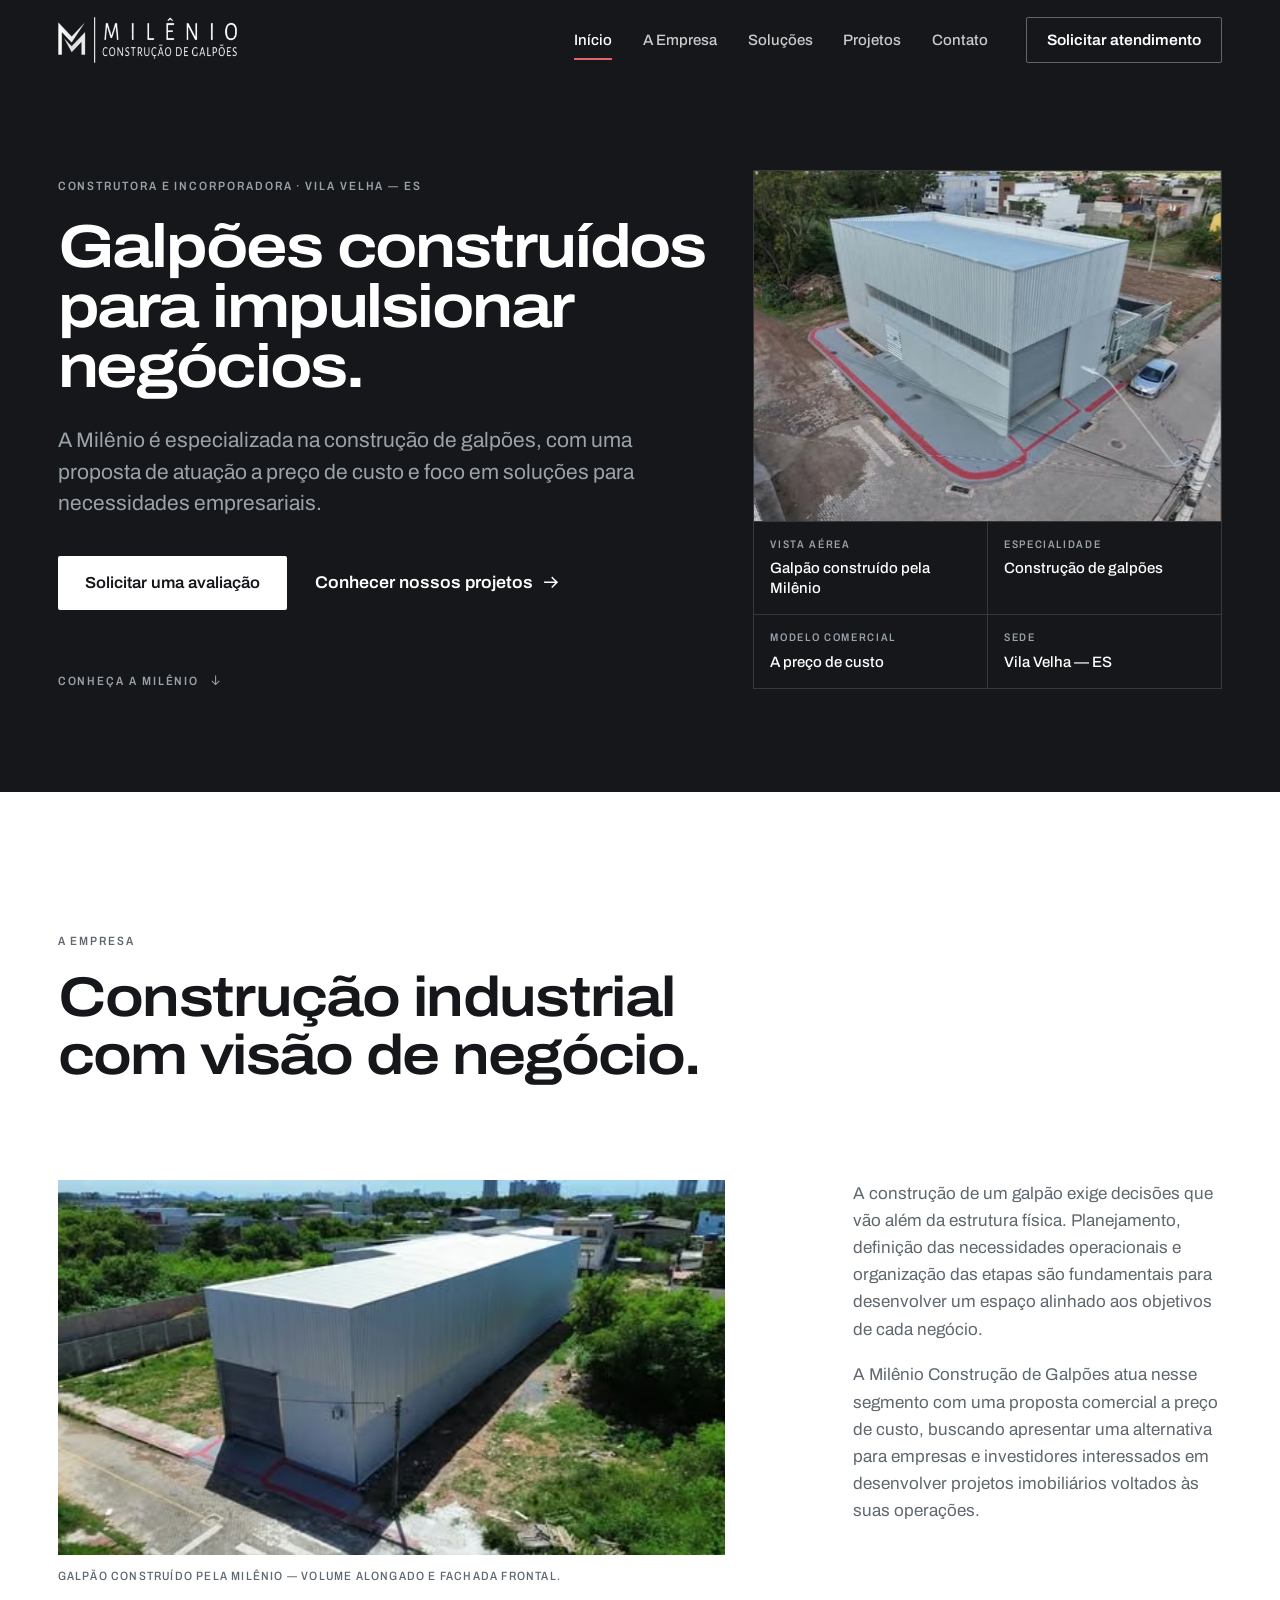
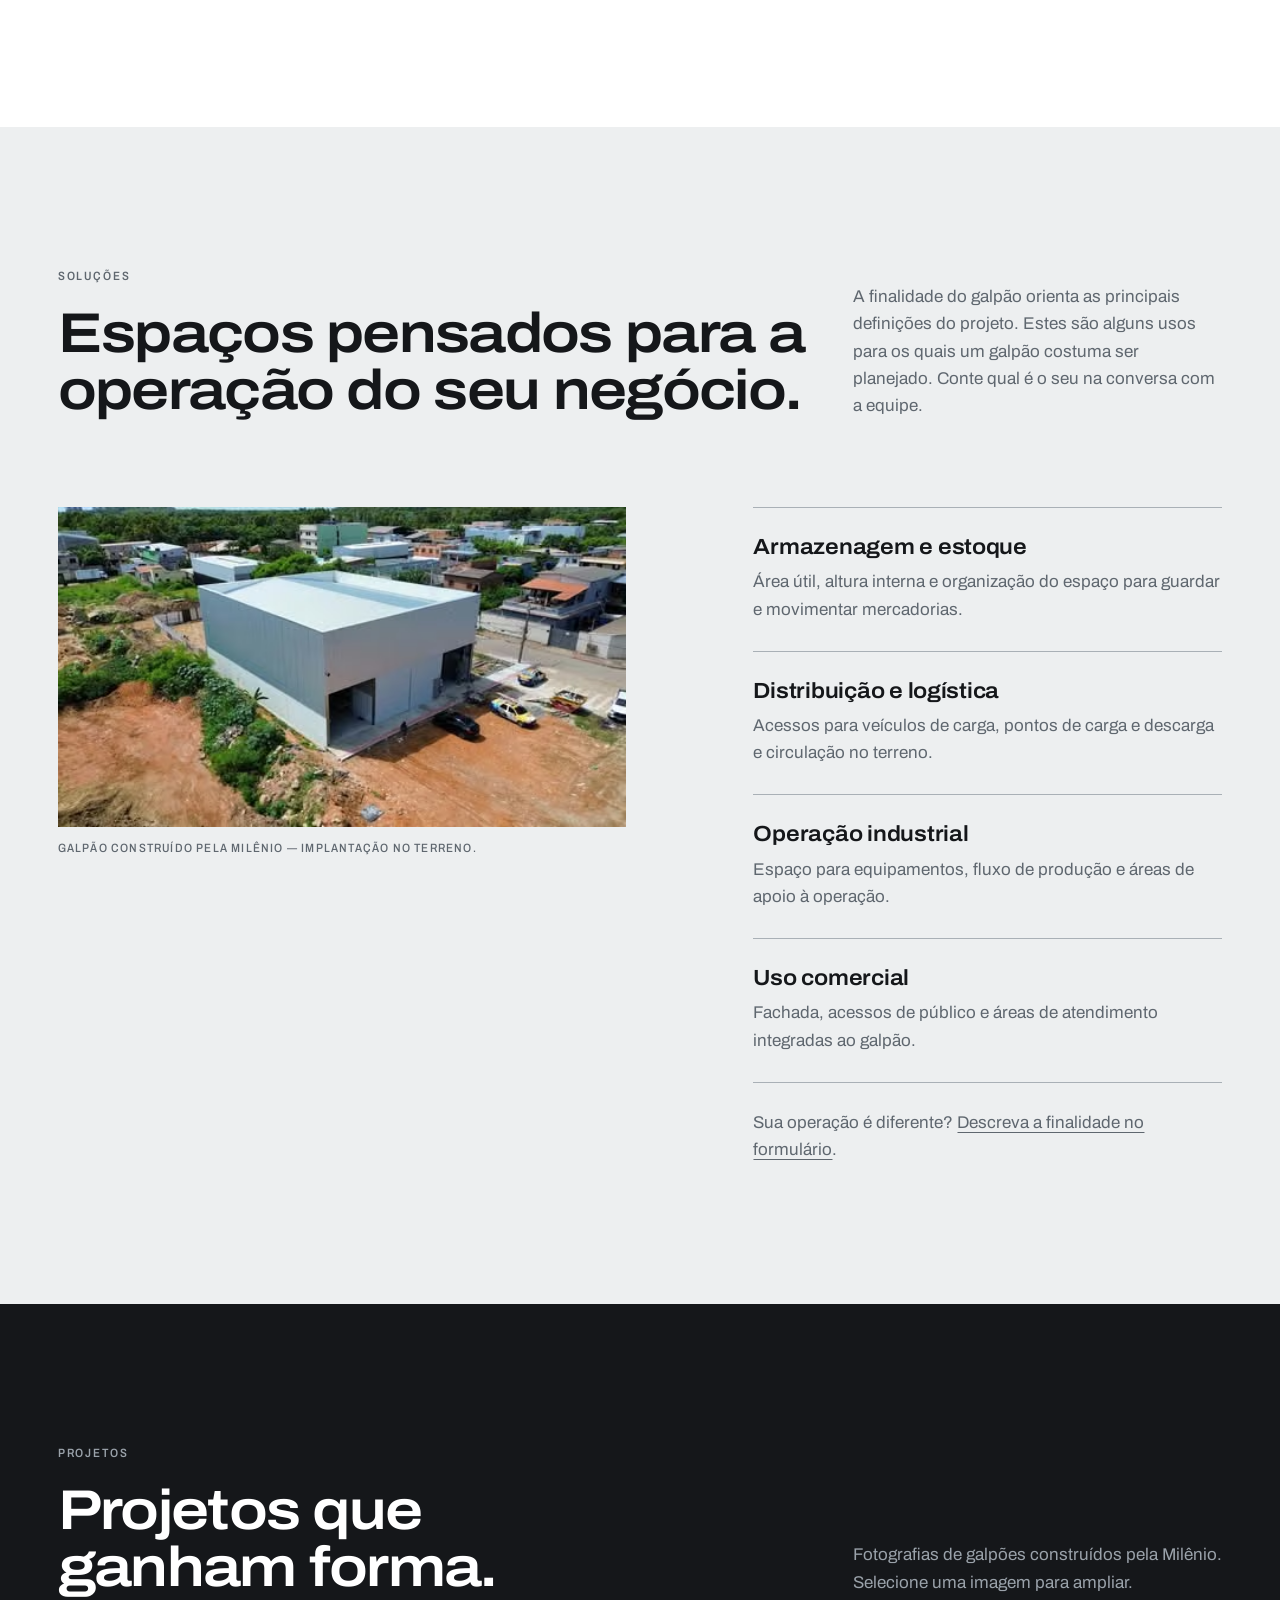
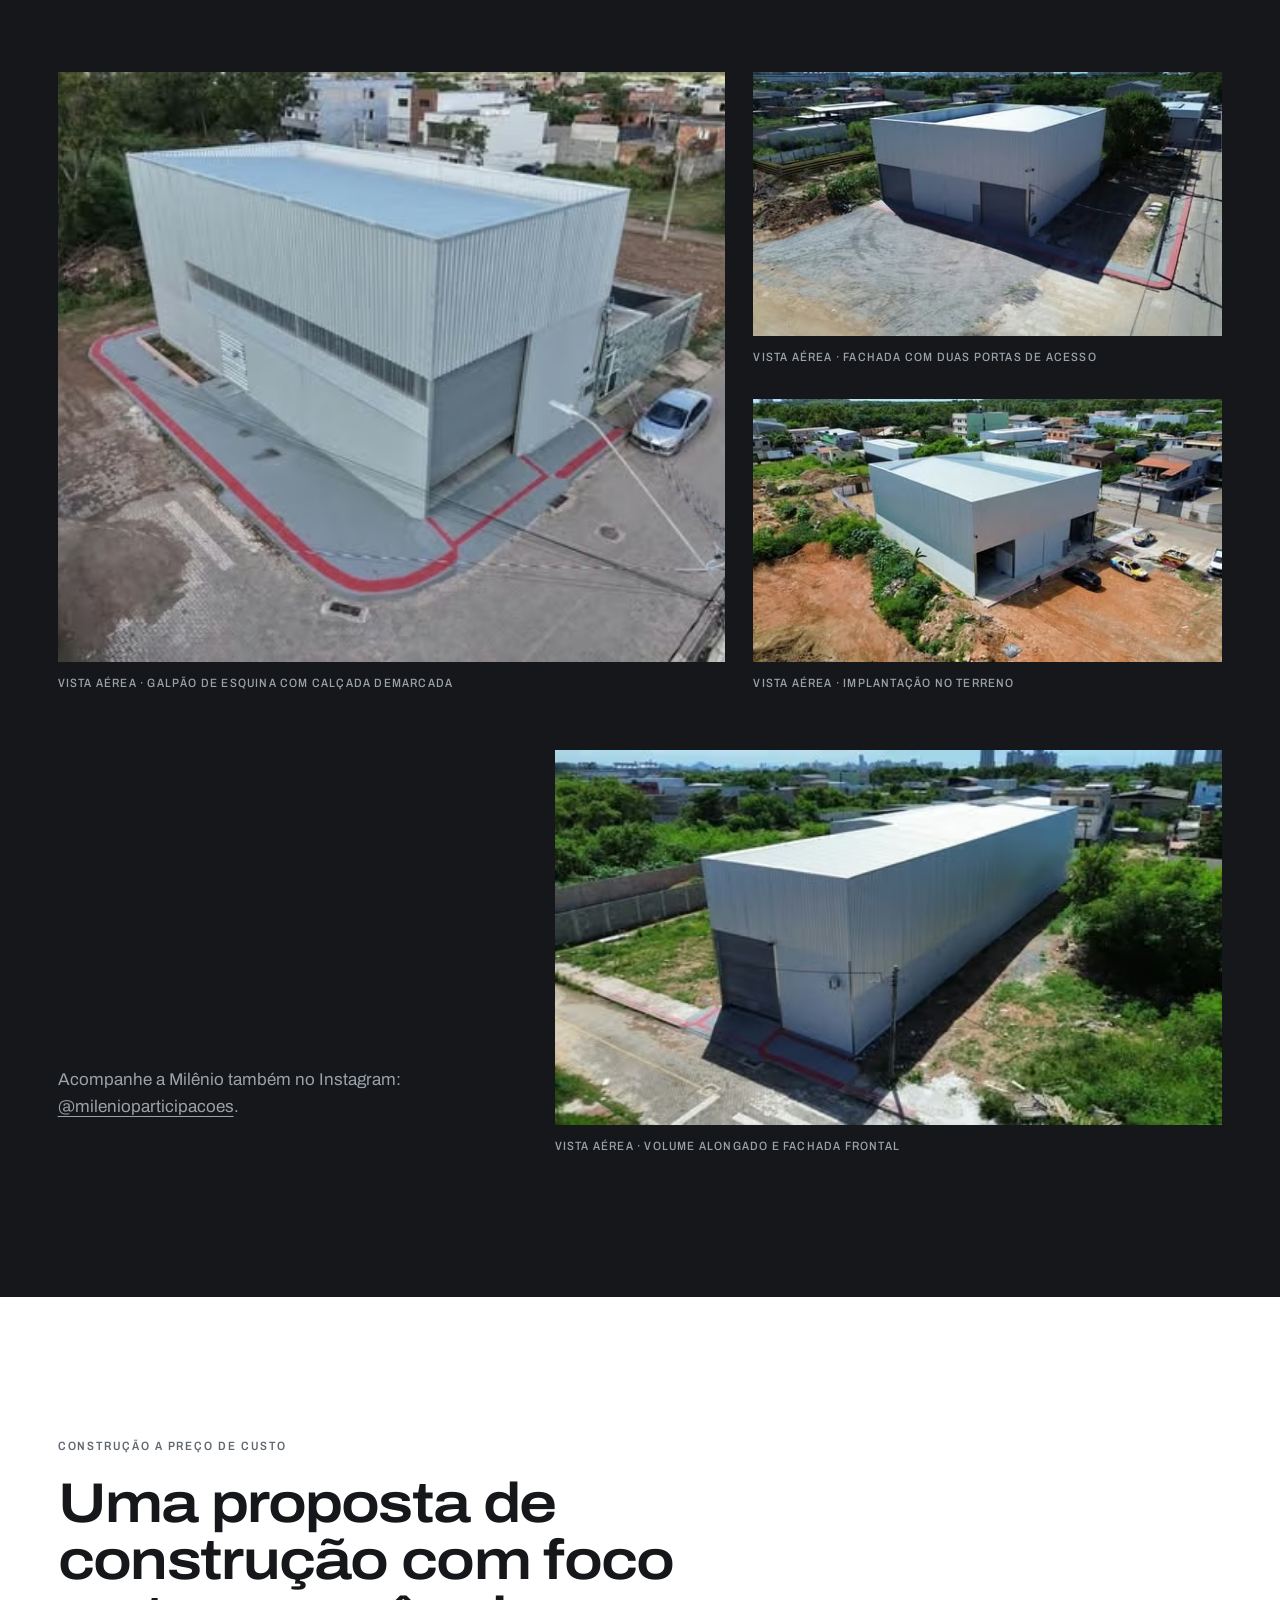
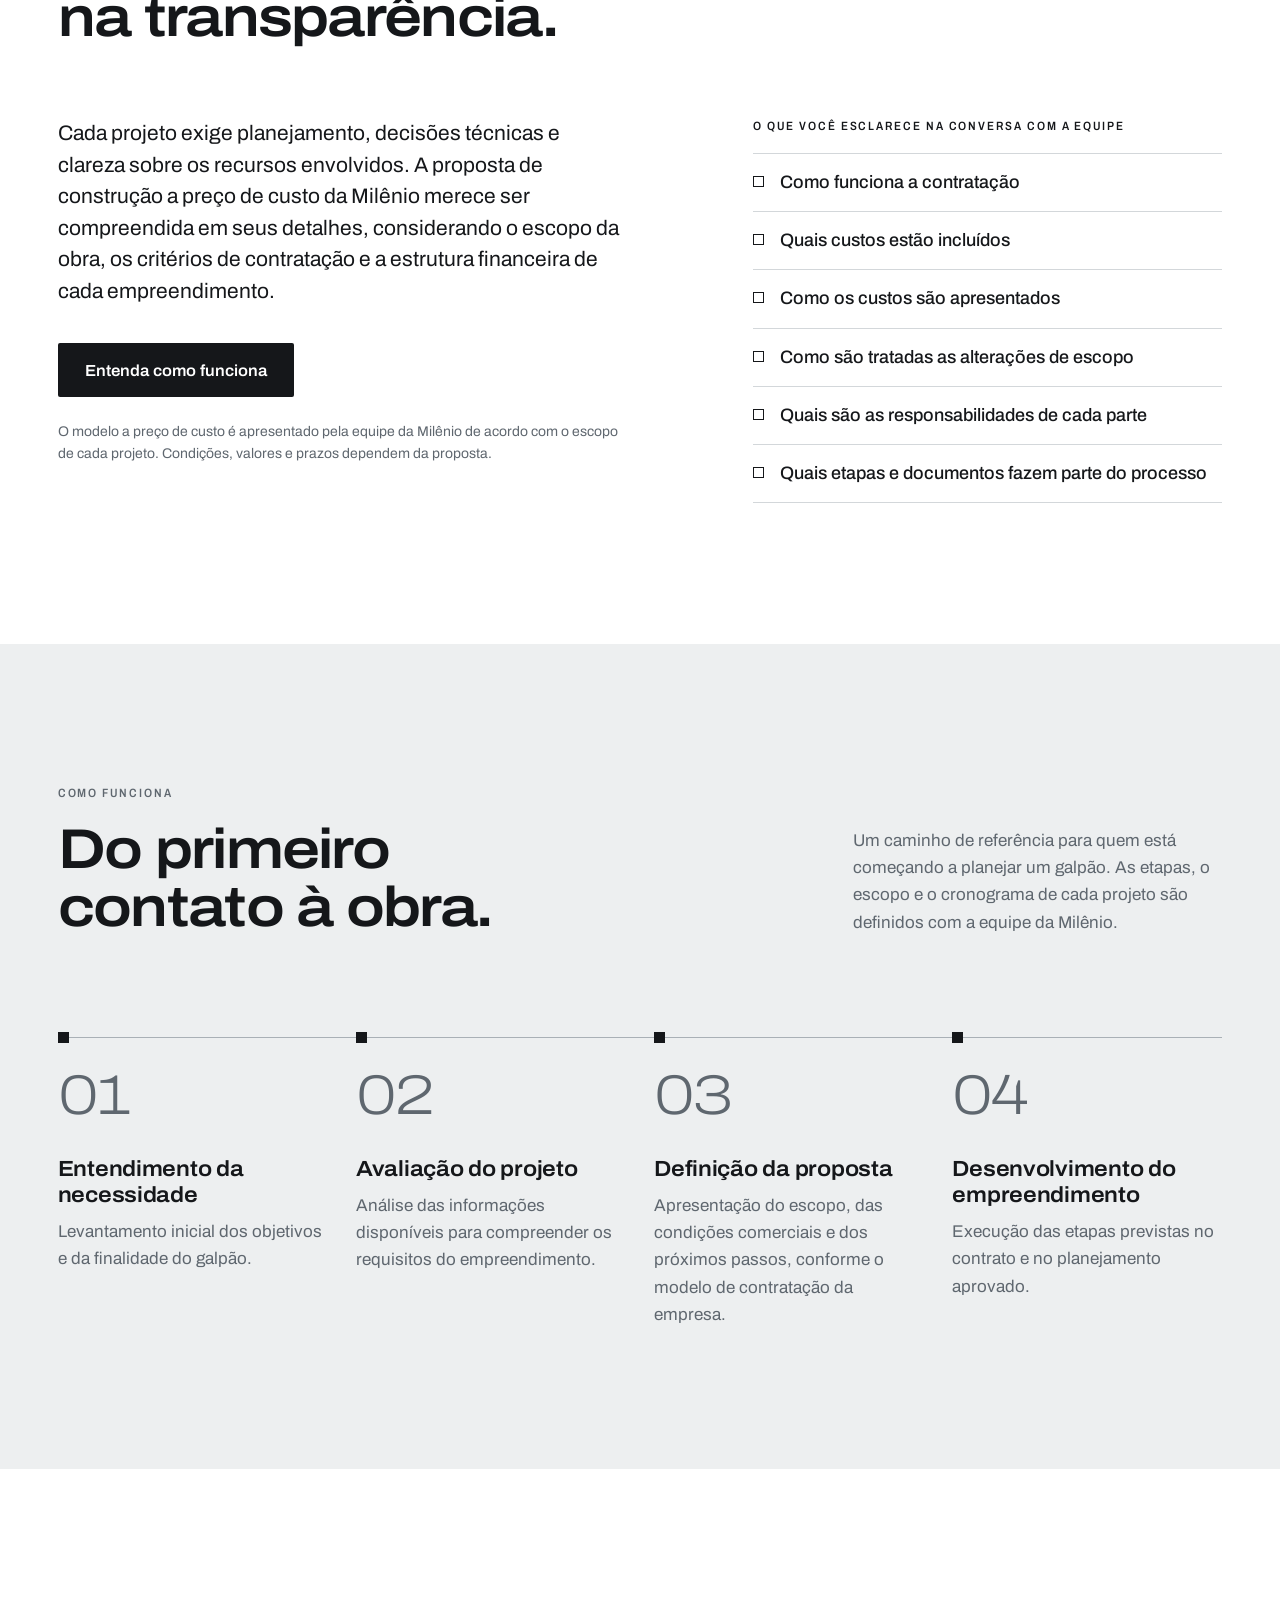
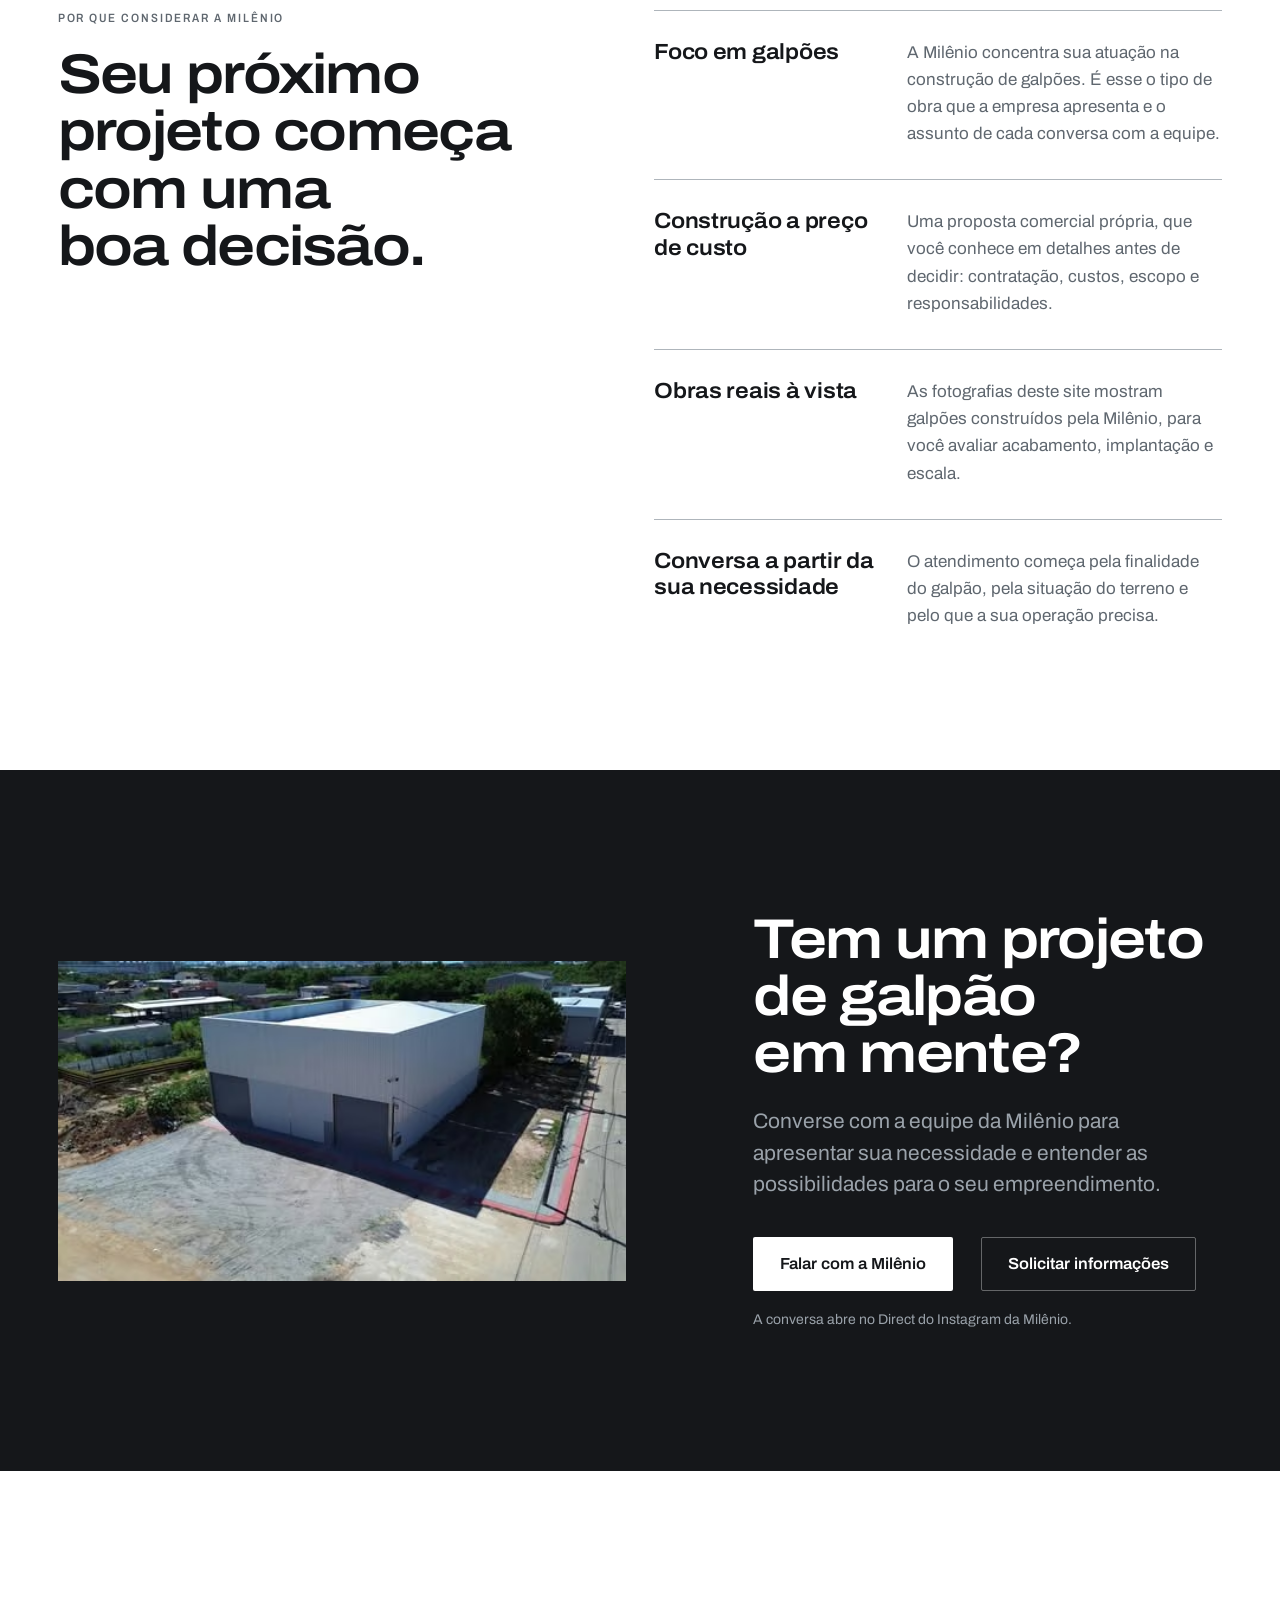
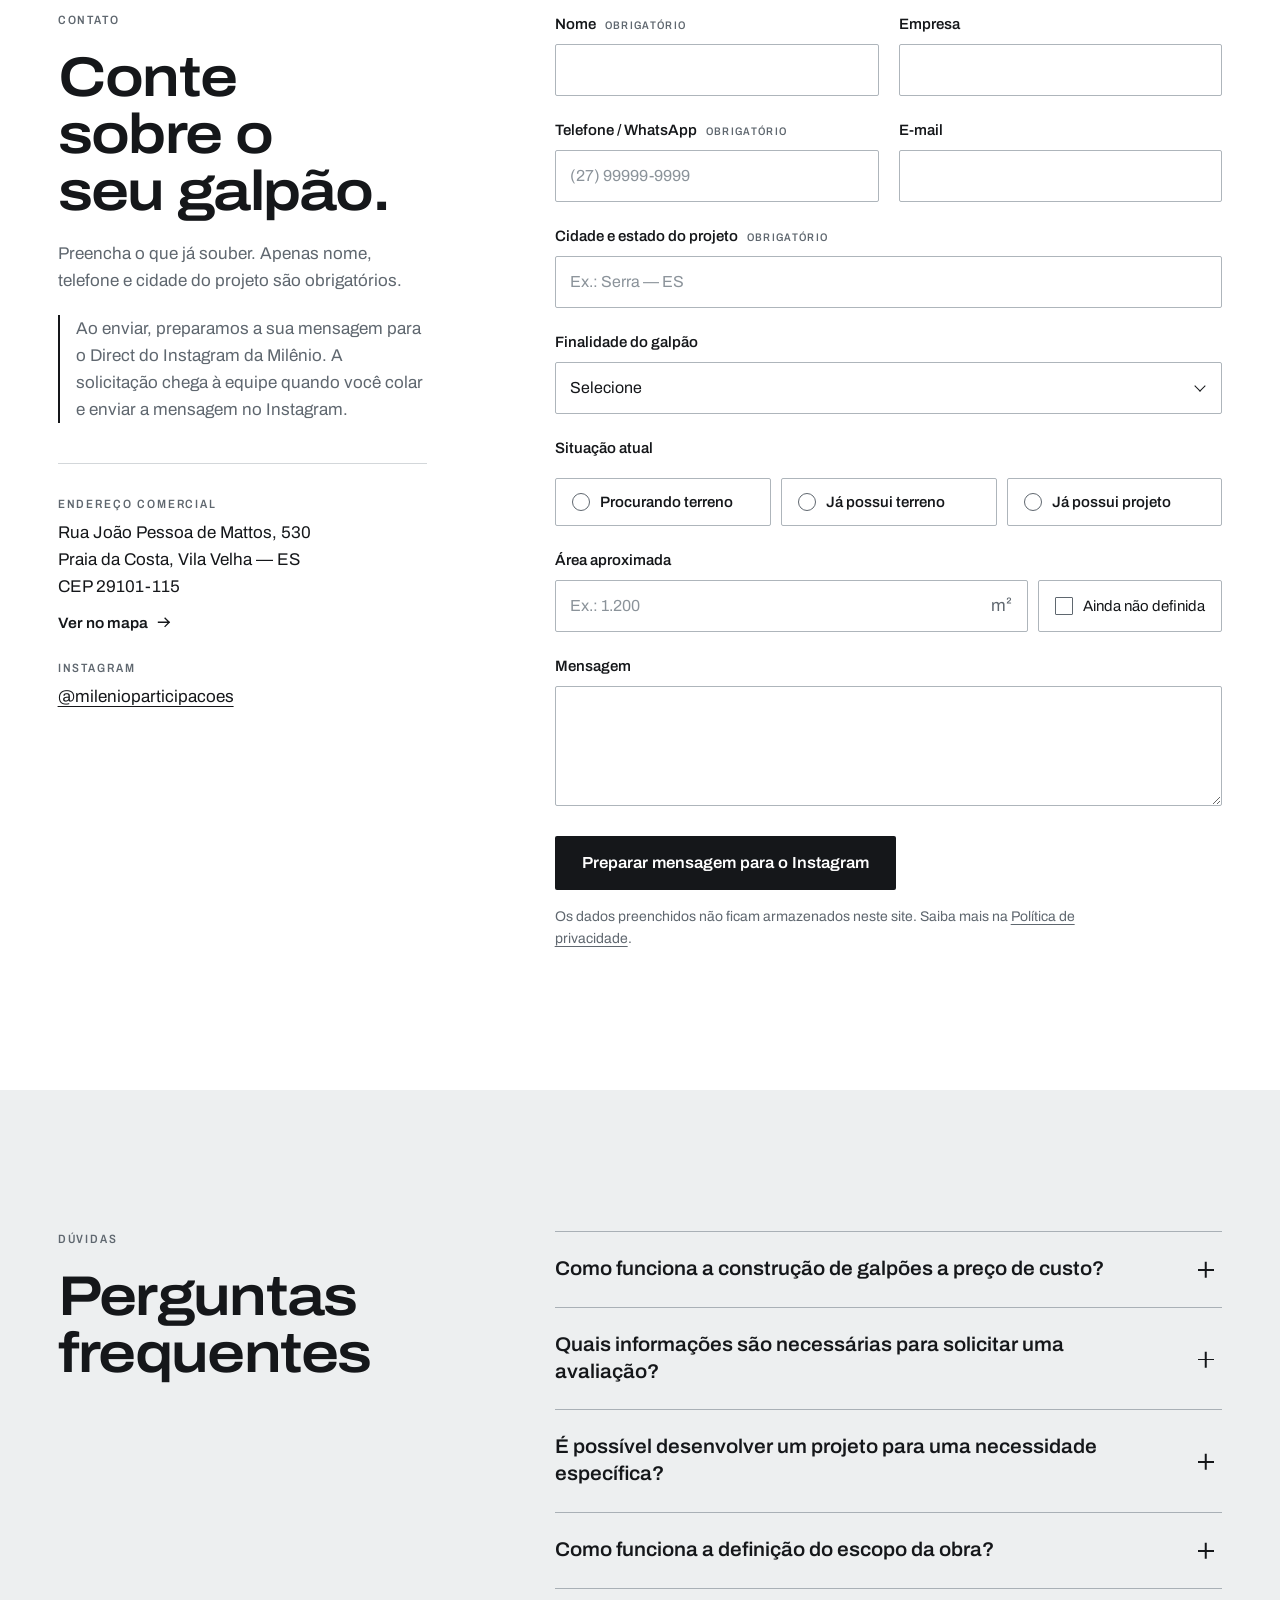
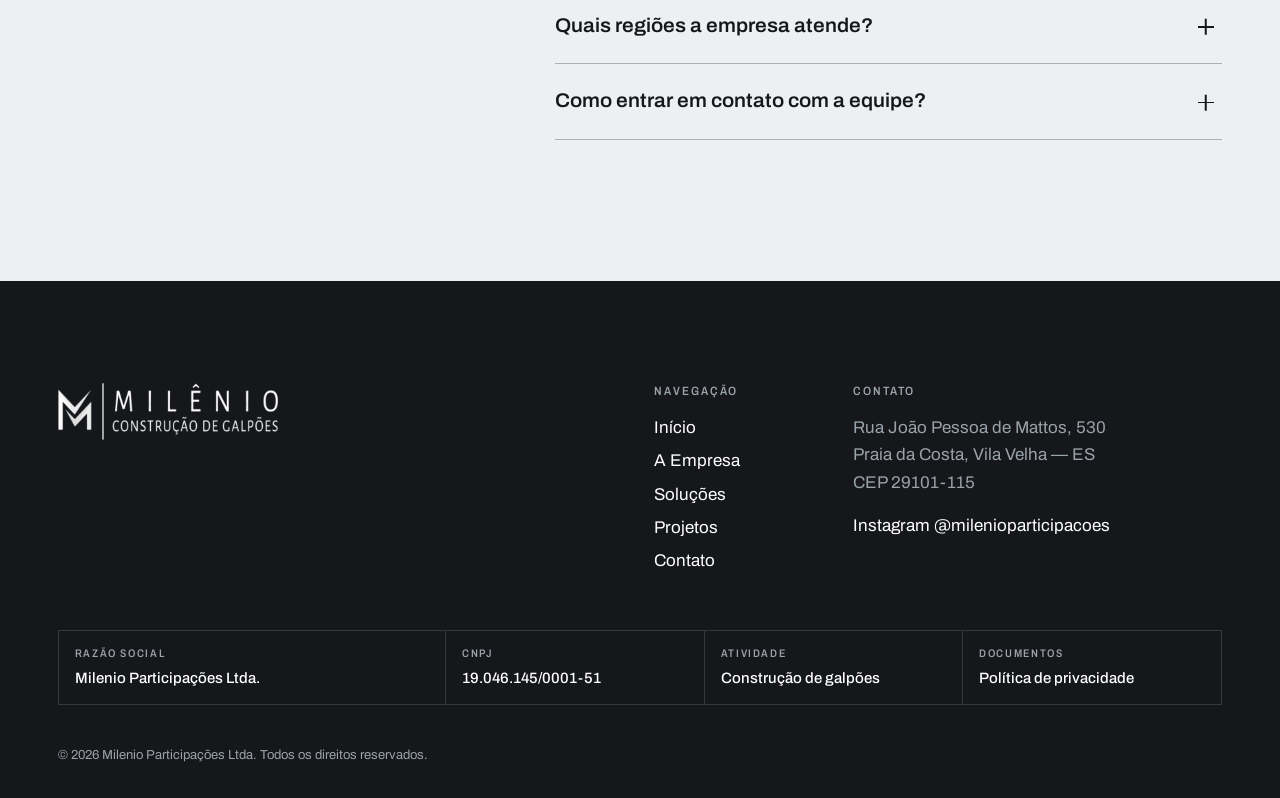
<file: index.html>
<!doctype html>
<html lang="pt-BR">
<head>
  <meta charset="utf-8">
  <meta name="viewport" content="width=device-width, initial-scale=1">
  <title>Milênio Construção de Galpões | Construtora de galpões em Vila Velha — ES</title>
  <meta name="description" content="Construtora especializada na construção de galpões, com sede em Vila Velha (ES) e proposta de construção a preço de custo. Veja projetos realizados e solicite uma avaliação.">
  <meta name="theme-color" content="#15171A">

  <!-- canonical, og:url e URLs absolutas são inseridos por scripts/montar-site.py na publicação. -->
  <meta property="og:type" content="website">
  <meta property="og:locale" content="pt_BR">
  <meta property="og:site_name" content="Milênio Construção de Galpões">
  <meta property="og:title" content="Milênio Construção de Galpões">
  <meta property="og:description" content="Construção de galpões a preço de custo. Conheça os projetos da Milênio e solicite uma avaliação.">
  <meta property="og:image" content="assets/img/compartilhamento.jpg">
  <meta property="og:image:width" content="1200">
  <meta property="og:image:height" content="630">
  <meta property="og:image:alt" content="Logotipo da Milênio Construção de Galpões ao lado da vista aérea de um galpão construído pela empresa.">
  <meta name="twitter:card" content="summary_large_image">

  <link rel="icon" href="assets/img/favicon-32.png" sizes="32x32" type="image/png">
  <link rel="icon" href="assets/img/icone-512.png" sizes="512x512" type="image/png">
  <link rel="apple-touch-icon" href="assets/img/apple-touch-icon.png">

  <link rel="preload" href="assets/fonts/archivo-variable.woff2" as="font" type="font/woff2" crossorigin>
  <link rel="preload" as="image" type="image/avif" href="assets/img/galpao-esquina-480.avif" fetchpriority="high">
  <link rel="stylesheet" href="assets/css/site.css">

  <script type="application/ld+json">
  {
    "@context": "https://schema.org",
    "@type": "GeneralContractor",
    "name": "Milênio Construção de Galpões",
    "alternateName": "Milênio Participações",
    "legalName": "Milenio Participações Ltda.",
    "description": "Construtora especializada na construção de galpões, com proposta de construção a preço de custo.",
    "taxID": "19.046.145/0001-51",
    "address": {
      "@type": "PostalAddress",
      "streetAddress": "Rua João Pessoa de Mattos, 530 - Praia da Costa",
      "addressLocality": "Vila Velha",
      "addressRegion": "ES",
      "postalCode": "29101-115",
      "addressCountry": "BR"
    },
    "sameAs": ["https://www.instagram.com/milenioparticipacoes/"]
  }
  </script>

  <script>document.documentElement.classList.add("js");setTimeout(function(){if(!window.milenioPronto)document.documentElement.classList.add("sem-revelar")},3000);</script>
  <script src="assets/js/config.js" defer></script>
  <script src="assets/js/site.js" defer></script>
</head>
<body>
  <a class="pular" href="#conteudo">Pular para o conteúdo</a>

  <header class="cabecalho" data-cabecalho>
    <div class="cabecalho__barra">
      <a class="cabecalho__marca" href="#inicio">
        <img src="assets/img/logo-milenio-branco.png" width="640" height="164" alt="Milênio Construção de Galpões">
      </a>

      <button class="cabecalho__menu" type="button" aria-expanded="false" aria-controls="navegacao" data-menu-botao>
        <span class="cabecalho__menu-icone" aria-hidden="true"></span>
        <span data-menu-rotulo>Menu</span>
      </button>

      <nav class="navegacao" id="navegacao" aria-label="Principal" data-menu>
        <ul class="navegacao__lista">
          <li><a href="#inicio" data-nav="inicio">Início</a></li>
          <li><a href="#empresa" data-nav="empresa">A Empresa</a></li>
          <li><a href="#solucoes" data-nav="solucoes">Soluções</a></li>
          <li><a href="#projetos" data-nav="projetos">Projetos</a></li>
          <li><a href="#contato" data-nav="contato">Contato</a></li>
        </ul>
        <a class="botao botao--contorno navegacao__cta" href="#contato" data-evento="cta_click" data-local="cabecalho">Solicitar atendimento</a>
      </nav>
    </div>
  </header>

  <main id="conteudo">

    <!-- HERO -->
    <section class="secao hero tema-escuro" id="inicio" aria-labelledby="hero-titulo">
      <div class="grade hero__grade">
        <div class="hero__texto">
          <p class="rotulo hero__sobre">Construtora e incorporadora <span aria-hidden="true">·</span> Vila&nbsp;Velha&nbsp;—&nbsp;ES</p>
          <h1 class="titulo-1 hero__titulo" id="hero-titulo">
            <span class="hero__linha">Galpões construídos</span>
            <span class="hero__linha">para impulsionar</span>
            <span class="hero__linha">negócios.</span>
          </h1>
          <p class="lead hero__lead">A Milênio é especializada na construção de galpões, com uma proposta de atuação a preço de custo e foco em soluções para necessidades empresariais.</p>
          <div class="acoes hero__acoes">
            <a class="botao botao--primario" href="#contato" data-assunto="Gostaria de solicitar uma avaliação para um projeto de galpão." data-evento="cta_click" data-local="hero">
              Solicitar uma avaliação
            </a>
            <a class="link-seta" href="#projetos" data-evento="cta_projetos" data-local="hero">
              Conhecer nossos projetos
              <svg class="seta" viewBox="0 0 20 20" aria-hidden="true"><path d="M3 10h13M11 5l5 5-5 5"/></svg>
            </a>
          </div>
          <a class="hero__explorar rotulo" href="#empresa">
            Conheça a Milênio
            <svg class="seta seta--baixo" viewBox="0 0 20 20" aria-hidden="true"><path d="M10 3v13M5 11l5 5 5-5"/></svg>
          </a>
        </div>

        <div class="prancha hero__prancha">
          <figure class="prancha__vista">
            <picture>
              <source type="image/avif" srcset="assets/img/galpao-esquina-480.avif 480w" sizes="(min-width: 960px) 38vw, 100vw">
              <source type="image/webp" srcset="assets/img/galpao-esquina-480.webp 480w" sizes="(min-width: 960px) 38vw, 100vw">
              <img src="assets/img/galpao-esquina-480.jpg" width="480" height="360" fetchpriority="high" decoding="async"
                   alt="Vista aérea de galpão de esquina construído pela Milênio, com fechamento metálico claro, faixa de ventilação na fachada, porta de enrolar e calçada com contorno vermelho.">
            </picture>
          </figure>
          <dl class="carimbo">
            <div class="carimbo__celula carimbo__celula--titulo">
              <dt>Vista aérea</dt>
              <dd>Galpão construído pela Milênio</dd>
            </div>
            <div class="carimbo__celula">
              <dt>Especialidade</dt>
              <dd>Construção de galpões</dd>
            </div>
            <div class="carimbo__celula">
              <dt>Modelo comercial</dt>
              <dd>A preço de custo</dd>
            </div>
            <div class="carimbo__celula">
              <dt>Sede</dt>
              <dd>Vila Velha — ES</dd>
            </div>
          </dl>
        </div>
      </div>
    </section>

    <!-- A EMPRESA -->
    <section class="secao empresa tema-claro" id="empresa" aria-labelledby="empresa-titulo">
      <div class="grade empresa__grade">
        <div class="empresa__cabeca" data-revelar>
          <p class="rotulo">A empresa</p>
          <h2 class="titulo-2" id="empresa-titulo">Construção industrial com visão de negócio.</h2>
        </div>
        <div class="empresa__texto texto-corrido" data-revelar>
          <p>A construção de um galpão exige decisões que vão além da estrutura física. Planejamento, definição das necessidades operacionais e organização das etapas são fundamentais para desenvolver um espaço alinhado aos objetivos de cada negócio.</p>
          <p>A Milênio Construção de Galpões atua nesse segmento com uma proposta comercial a preço de custo, buscando apresentar uma alternativa para empresas e investidores interessados em desenvolver projetos imobiliários voltados às suas operações.</p>
        </div>
        <figure class="empresa__figura" data-revelar>
          <picture class="moldura">
            <source type="image/avif" srcset="assets/img/galpao-alongado-480.avif 480w" sizes="(min-width: 960px) 60vw, 100vw">
            <source type="image/webp" srcset="assets/img/galpao-alongado-480.webp 480w" sizes="(min-width: 960px) 60vw, 100vw">
            <img src="assets/img/galpao-alongado-480.jpg" width="480" height="270" loading="lazy" decoding="async"
                 alt="Vista aérea de galpão alongado construído pela Milênio, com fechamento metálico claro e porta de enrolar na fachada, com a cidade ao fundo.">
          </picture>
          <figcaption class="legenda">Galpão construído pela Milênio — volume alongado e fachada frontal.</figcaption>
        </figure>
      </div>
    </section>

    <!-- SOLUÇÕES -->
    <section class="secao solucoes tema-nevoa" id="solucoes" aria-labelledby="solucoes-titulo">
      <div class="grade solucoes__grade">
        <div class="solucoes__cabeca" data-revelar>
          <p class="rotulo">Soluções</p>
          <h2 class="titulo-2" id="solucoes-titulo">Espaços pensados para a operação do seu negócio.</h2>
        </div>
        <p class="solucoes__intro texto-corrido" data-revelar>A finalidade do galpão orienta as principais definições do projeto. Estes são alguns usos para os quais um galpão costuma ser planejado. Conte qual é o seu na conversa com a equipe.</p>

        <figure class="solucoes__figura" data-revelar>
          <picture class="moldura">
            <source type="image/avif" srcset="assets/img/galpao-implantacao-480.avif 480w" sizes="(min-width: 960px) 50vw, 100vw">
            <source type="image/webp" srcset="assets/img/galpao-implantacao-480.webp 480w" sizes="(min-width: 960px) 50vw, 100vw">
            <img src="assets/img/galpao-implantacao-480.jpg" width="480" height="270" loading="lazy" decoding="async"
                 alt="Vista aérea de galpão construído pela Milênio, com fechamento claro e dois acessos amplos na fachada, implantado em terreno com vegetação ao redor.">
          </picture>
          <figcaption class="legenda">Galpão construído pela Milênio — implantação no terreno.</figcaption>
        </figure>

        <!-- Usos típicos de galpões, apresentados como possibilidades.
             PENDENTE: a Milênio pode confirmar quais destes usos já atendeu. -->
        <ul class="usos" data-revelar>
          <li class="usos__item">
            <h3 class="titulo-3">Armazenagem e estoque</h3>
            <p>Área útil, altura interna e organização do espaço para guardar e movimentar mercadorias.</p>
          </li>
          <li class="usos__item">
            <h3 class="titulo-3">Distribuição e logística</h3>
            <p>Acessos para veículos de carga, pontos de carga e descarga e circulação no terreno.</p>
          </li>
          <li class="usos__item">
            <h3 class="titulo-3">Operação industrial</h3>
            <p>Espaço para equipamentos, fluxo de produção e áreas de apoio à operação.</p>
          </li>
          <li class="usos__item">
            <h3 class="titulo-3">Uso comercial</h3>
            <p>Fachada, acessos de público e áreas de atendimento integradas ao galpão.</p>
          </li>
          <li class="usos__item usos__item--outro">
            <p>Sua operação é diferente? <a href="#contato" data-assunto="Tenho um projeto de galpão com uma finalidade específica e gostaria de conversar.">Descreva a finalidade no formulário</a>.</p>
          </li>
        </ul>
      </div>
    </section>

    <!-- PROJETOS -->
    <section class="secao projetos tema-escuro" id="projetos" aria-labelledby="projetos-titulo" data-secao-projetos>
      <div class="grade projetos__grade">
        <div class="projetos__cabeca" data-revelar>
          <p class="rotulo">Projetos</p>
          <h2 class="titulo-2" id="projetos-titulo">Projetos que ganham forma.</h2>
        </div>
        <p class="projetos__intro texto-corrido" data-revelar>Fotografias de galpões construídos pela Milênio. Selecione uma imagem para ampliar.</p>

        <!-- PENDENTE: incluir nome da obra, cidade e finalidade somente se confirmados pela Milênio. -->
        <div class="galeria" data-galeria>
          <figure class="galeria__item galeria__item--a" data-revelar>
            <button class="galeria__botao" type="button" data-indice="0" aria-label="Ampliar foto 1 de 4: galpão de esquina com calçada demarcada">
              <picture>
                <source type="image/avif" srcset="assets/img/galpao-esquina-480.avif 480w" sizes="(min-width: 960px) 52vw, 100vw">
                <source type="image/webp" srcset="assets/img/galpao-esquina-480.webp 480w" sizes="(min-width: 960px) 52vw, 100vw">
                <img src="assets/img/galpao-esquina-480.jpg" width="480" height="360" loading="lazy" decoding="async"
                     alt="Vista aérea de galpão de esquina com fechamento metálico claro, faixa de ventilação na fachada, porta de enrolar e calçada com contorno vermelho.">
              </picture>
            </button>
            <figcaption class="legenda">Vista aérea · galpão de esquina com calçada demarcada</figcaption>
          </figure>
          <figure class="galeria__item galeria__item--b" data-revelar>
            <button class="galeria__botao" type="button" data-indice="1" aria-label="Ampliar foto 2 de 4: fachada com duas portas de acesso">
              <picture>
                <source type="image/avif" srcset="assets/img/galpao-duas-portas-480.avif 480w" sizes="(min-width: 960px) 36vw, 100vw">
                <source type="image/webp" srcset="assets/img/galpao-duas-portas-480.webp 480w" sizes="(min-width: 960px) 36vw, 100vw">
                <img src="assets/img/galpao-duas-portas-480.jpg" width="480" height="270" loading="lazy" decoding="async"
                     alt="Vista aérea de galpão com fechamento metálico claro e duas portas de enrolar na fachada frontal, com pátio de cascalho à frente.">
              </picture>
            </button>
            <figcaption class="legenda">Vista aérea · fachada com duas portas de acesso</figcaption>
          </figure>
          <figure class="galeria__item galeria__item--c" data-revelar>
            <button class="galeria__botao" type="button" data-indice="2" aria-label="Ampliar foto 3 de 4: implantação no terreno">
              <picture>
                <source type="image/avif" srcset="assets/img/galpao-implantacao-480.avif 480w" sizes="(min-width: 960px) 36vw, 100vw">
                <source type="image/webp" srcset="assets/img/galpao-implantacao-480.webp 480w" sizes="(min-width: 960px) 36vw, 100vw">
                <img src="assets/img/galpao-implantacao-480.jpg" width="480" height="270" loading="lazy" decoding="async"
                     alt="Vista aérea de galpão com fechamento claro e dois acessos amplos na fachada, implantado em terreno com vegetação ao redor.">
              </picture>
            </button>
            <figcaption class="legenda">Vista aérea · implantação no terreno</figcaption>
          </figure>
          <figure class="galeria__item galeria__item--d" data-revelar>
            <button class="galeria__botao" type="button" data-indice="3" aria-label="Ampliar foto 4 de 4: volume alongado e fachada frontal">
              <picture>
                <source type="image/avif" srcset="assets/img/galpao-alongado-480.avif 480w" sizes="(min-width: 960px) 52vw, 100vw">
                <source type="image/webp" srcset="assets/img/galpao-alongado-480.webp 480w" sizes="(min-width: 960px) 52vw, 100vw">
                <img src="assets/img/galpao-alongado-480.jpg" width="480" height="270" loading="lazy" decoding="async"
                     alt="Vista aérea de galpão alongado com fechamento metálico claro e porta de enrolar na fachada, com a cidade ao fundo.">
              </picture>
            </button>
            <figcaption class="legenda">Vista aérea · volume alongado e fachada frontal</figcaption>
          </figure>
          <p class="galeria__nota" data-revelar>Acompanhe a Milênio também no Instagram: <a href="https://www.instagram.com/milenioparticipacoes/" target="_blank" rel="noopener" data-evento="instagram_click" data-local="projetos">@milenioparticipacoes</a>.</p>
        </div>
      </div>
    </section>

    <!-- PREÇO DE CUSTO -->
    <section class="secao custo tema-claro" id="preco-de-custo" aria-labelledby="custo-titulo">
      <div class="grade custo__grade">
        <div class="custo__cabeca" data-revelar>
          <p class="rotulo">Construção a preço de custo</p>
          <h2 class="titulo-2 custo__titulo" id="custo-titulo">Uma proposta de construção com foco na transparência.</h2>
        </div>

        <div class="custo__texto" data-revelar>
          <p class="lead">Cada projeto exige planejamento, decisões técnicas e clareza sobre os recursos envolvidos. A proposta de construção a preço de custo da Milênio merece ser compreendida em seus detalhes, considerando o escopo da obra, os critérios de contratação e a estrutura financeira de cada empreendimento.</p>
          <div class="acoes">
            <a class="botao botao--primario" href="#contato" data-assunto="Quero entender como funciona a construção de galpões a preço de custo." data-evento="cta_click" data-local="preco-de-custo">
              Entenda como funciona
            </a>
          </div>
          <p class="nota">O modelo a preço de custo é apresentado pela equipe da Milênio de acordo com o escopo de cada projeto. Condições, valores e prazos dependem da proposta.</p>
        </div>

        <!-- PENDENTE: quando a Milênio documentar o modelo, substituir cada item
             por uma resposta confirmada (contratação, custos incluídos, apresentação
             dos custos, alterações de escopo, responsabilidades, etapas e documentos). -->
        <div class="pauta" data-revelar>
          <h3 class="rotulo pauta__titulo">O que você esclarece na conversa com a equipe</h3>
          <ul class="pauta__lista">
            <li>Como funciona a contratação</li>
            <li>Quais custos estão incluídos</li>
            <li>Como os custos são apresentados</li>
            <li>Como são tratadas as alterações de escopo</li>
            <li>Quais são as responsabilidades de cada parte</li>
            <li>Quais etapas e documentos fazem parte do processo</li>
          </ul>
        </div>
      </div>
    </section>

    <!-- PROCESSO -->
    <!-- PENDENTE: fluxo de referência; validar com a equipe da Milênio antes da publicação. -->
    <section class="secao processo tema-nevoa" id="processo" aria-labelledby="processo-titulo">
      <div class="grade processo__grade">
        <div class="processo__cabeca" data-revelar>
          <p class="rotulo">Como funciona</p>
          <h2 class="titulo-2" id="processo-titulo">Do primeiro contato à obra.</h2>
        </div>
        <p class="processo__intro texto-corrido" data-revelar>Um caminho de referência para quem está começando a planejar um galpão. As etapas, o escopo e o cronograma de cada projeto são definidos com a equipe da Milênio.</p>

        <ol class="etapas" data-revelar>
          <li class="etapa">
            <span class="etapa__numero" aria-hidden="true">01</span>
            <h3 class="titulo-3">Entendimento da necessidade</h3>
            <p>Levantamento inicial dos objetivos e da finalidade do galpão.</p>
          </li>
          <li class="etapa">
            <span class="etapa__numero" aria-hidden="true">02</span>
            <h3 class="titulo-3">Avaliação do projeto</h3>
            <p>Análise das informações disponíveis para compreender os requisitos do empreendimento.</p>
          </li>
          <li class="etapa">
            <span class="etapa__numero" aria-hidden="true">03</span>
            <h3 class="titulo-3">Definição da proposta</h3>
            <p>Apresentação do escopo, das condições comerciais e dos próximos passos, conforme o modelo de contratação da empresa.</p>
          </li>
          <li class="etapa">
            <span class="etapa__numero" aria-hidden="true">04</span>
            <h3 class="titulo-3">Desenvolvimento do empreendimento</h3>
            <p>Execução das etapas previstas no contrato e no planejamento aprovado.</p>
          </li>
        </ol>
      </div>
    </section>

    <!-- POR QUE A MILÊNIO -->
    <!-- PENDENTE: "comunicação clara sobre o projeto" pode entrar como item após validação da empresa. -->
    <section class="secao motivos tema-claro" id="por-que" aria-labelledby="motivos-titulo">
      <div class="grade motivos__grade">
        <div class="motivos__cabeca" data-revelar>
          <p class="rotulo">Por que considerar a Milênio</p>
          <h2 class="titulo-2" id="motivos-titulo">Seu próximo projeto começa com uma boa decisão.</h2>
        </div>
        <ul class="motivos__lista" data-revelar>
          <li class="motivo">
            <h3 class="titulo-3">Foco em galpões</h3>
            <p>A Milênio concentra sua atuação na construção de galpões. É esse o tipo de obra que a empresa apresenta e o assunto de cada conversa com a equipe.</p>
          </li>
          <li class="motivo">
            <h3 class="titulo-3">Construção a preço de custo</h3>
            <p>Uma proposta comercial própria, que você conhece em detalhes antes de decidir: contratação, custos, escopo e responsabilidades.</p>
          </li>
          <li class="motivo">
            <h3 class="titulo-3">Obras reais à vista</h3>
            <p>As fotografias deste site mostram galpões construídos pela Milênio, para você avaliar acabamento, implantação e escala.</p>
          </li>
          <li class="motivo">
            <h3 class="titulo-3">Conversa a partir da sua necessidade</h3>
            <p>O atendimento começa pela finalidade do galpão, pela situação do terreno e pelo que a sua operação precisa.</p>
          </li>
        </ul>
      </div>
    </section>

    <!-- CHAMADA COMERCIAL -->
    <section class="secao chamada tema-escuro" aria-labelledby="chamada-titulo">
      <div class="grade chamada__grade">
        <figure class="chamada__foto" data-revelar>
          <picture>
            <source type="image/avif" srcset="assets/img/galpao-duas-portas-480.avif 480w" sizes="(min-width: 960px) 50vw, 100vw">
            <source type="image/webp" srcset="assets/img/galpao-duas-portas-480.webp 480w" sizes="(min-width: 960px) 50vw, 100vw">
            <img src="assets/img/galpao-duas-portas-480.jpg" width="480" height="270" loading="lazy" decoding="async"
                 alt="Vista aérea de galpão construído pela Milênio, com duas portas de enrolar na fachada frontal.">
          </picture>
        </figure>
        <div class="chamada__texto" data-revelar>
          <h2 class="titulo-2" id="chamada-titulo">Tem um projeto de galpão em mente?</h2>
          <p class="lead">Converse com a equipe da Milênio para apresentar sua necessidade e entender as possibilidades para o seu empreendimento.</p>
          <div class="acoes">
            <a class="botao botao--primario" href="https://ig.me/m/milenioparticipacoes" target="_blank" rel="noopener"
               data-link-conversa data-evento="conversa_click" data-local="chamada">
              Falar com a Milênio
            </a>
            <a class="botao botao--contorno" href="#contato" data-evento="cta_click" data-local="chamada">Solicitar informações</a>
          </div>
          <p class="nota" data-canal-nota>A conversa abre no Direct do Instagram da Milênio.</p>
        </div>
      </div>
    </section>

    <!-- FORMULÁRIO -->
    <section class="secao contato tema-claro" id="contato" aria-labelledby="contato-titulo">
      <div class="grade contato__grade">
        <div class="contato__lateral">
          <p class="rotulo">Contato</p>
          <h2 class="titulo-2" id="contato-titulo">Conte sobre o seu galpão.</h2>
          <p class="texto-corrido">Preencha o que já souber. Apenas nome, telefone e cidade do projeto são obrigatórios.</p>
          <p class="texto-corrido contato__canal" data-canal-explicacao>Ao enviar, preparamos a sua mensagem para o Direct do Instagram da Milênio. A solicitação chega à equipe quando você colar e enviar a mensagem no Instagram.</p>

          <dl class="contato__dados">
            <div>
              <dt class="rotulo">Endereço comercial</dt>
              <dd>
                <address>Rua João Pessoa de Mattos, 530<br>Praia da Costa, Vila Velha — ES<br>CEP 29101-115</address>
                <a class="link-seta link-seta--pequeno" href="https://www.google.com/maps/search/?api=1&amp;query=Rua%20Jo%C3%A3o%20Pessoa%20de%20Mattos%2C%20530%2C%20Praia%20da%20Costa%2C%20Vila%20Velha%20-%20ES%2C%2029101-115" target="_blank" rel="noopener">
                  Ver no mapa
                  <svg class="seta" viewBox="0 0 20 20" aria-hidden="true"><path d="M3 10h13M11 5l5 5-5 5"/></svg>
                </a>
              </dd>
            </div>
            <div>
              <dt class="rotulo">Instagram</dt>
              <dd><a href="https://www.instagram.com/milenioparticipacoes/" target="_blank" rel="noopener" data-evento="instagram_click" data-local="contato">@milenioparticipacoes</a></dd>
            </div>
            <div data-se-whatsapp hidden>
              <dt class="rotulo">WhatsApp</dt>
              <dd><a href="#" data-link-whatsapp data-evento="whatsapp_click" data-local="contato" target="_blank" rel="noopener" data-whatsapp-numero></a></dd>
            </div>
          </dl>
        </div>

        <form class="formulario" id="formulario" novalidate data-formulario>
          <div class="campo">
            <label for="f-nome">Nome <span class="obrigatorio">obrigatório</span></label>
            <input id="f-nome" name="nome" type="text" autocomplete="name" required aria-describedby="f-nome-erro">
            <p class="campo__erro" id="f-nome-erro" data-erro></p>
          </div>
          <div class="campo">
            <label for="f-empresa">Empresa</label>
            <input id="f-empresa" name="empresa" type="text" autocomplete="organization">
          </div>
          <div class="campo">
            <label for="f-telefone">Telefone / WhatsApp <span class="obrigatorio">obrigatório</span></label>
            <input id="f-telefone" name="telefone" type="tel" inputmode="tel" autocomplete="tel" required placeholder="(27) 99999-9999" aria-describedby="f-telefone-erro" data-telefone>
            <p class="campo__erro" id="f-telefone-erro" data-erro></p>
          </div>
          <div class="campo">
            <label for="f-email">E-mail</label>
            <input id="f-email" name="email" type="email" autocomplete="email" aria-describedby="f-email-erro">
            <p class="campo__erro" id="f-email-erro" data-erro></p>
          </div>
          <div class="campo campo--largo">
            <label for="f-cidade">Cidade e estado do projeto <span class="obrigatorio">obrigatório</span></label>
            <input id="f-cidade" name="cidade" type="text" autocomplete="address-level2" required placeholder="Ex.: Serra — ES" aria-describedby="f-cidade-erro">
            <p class="campo__erro" id="f-cidade-erro" data-erro></p>
          </div>
          <div class="campo campo--largo">
            <label for="f-finalidade">Finalidade do galpão</label>
            <div class="selecao">
              <select id="f-finalidade" name="finalidade">
                <option value="">Selecione</option>
                <option>Armazenagem e estoque</option>
                <option>Distribuição e logística</option>
                <option>Operação industrial</option>
                <option>Uso comercial</option>
                <option>Outra finalidade</option>
                <option>Ainda não definida</option>
              </select>
            </div>
          </div>
          <fieldset class="campo campo--largo opcoes">
            <legend>Situação atual</legend>
            <label class="opcao"><input type="radio" name="situacao" value="Procurando terreno"><span>Procurando terreno</span></label>
            <label class="opcao"><input type="radio" name="situacao" value="Já possui terreno"><span>Já possui terreno</span></label>
            <label class="opcao"><input type="radio" name="situacao" value="Já possui projeto"><span>Já possui projeto</span></label>
          </fieldset>
          <div class="campo campo--largo area">
            <label for="f-area">Área aproximada</label>
            <div class="area__linha">
              <div class="area__entrada">
                <input id="f-area" name="area" type="text" inputmode="numeric" placeholder="Ex.: 1.200" aria-describedby="f-area-unidade">
                <span class="area__unidade" id="f-area-unidade">m²</span>
              </div>
              <label class="opcao opcao--caixa"><input type="checkbox" name="area_indefinida" data-area-indefinida><span>Ainda não definida</span></label>
            </div>
          </div>
          <div class="campo campo--largo">
            <label for="f-mensagem">Mensagem</label>
            <textarea id="f-mensagem" name="mensagem" rows="4" data-mensagem></textarea>
          </div>

          <div class="formulario__rodape campo--largo">
            <button class="botao botao--primario botao--escuro" type="submit" data-enviar>Preparar mensagem para o Instagram</button>
            <p class="nota">Os dados preenchidos não ficam armazenados neste site. Saiba mais na <a href="privacidade.html">Política de privacidade</a>.</p>
          </div>

          <div class="retorno campo--largo" role="status" aria-live="polite" tabindex="-1" data-retorno hidden></div>
        </form>
      </div>
    </section>

    <!-- PERGUNTAS FREQUENTES -->
    <!-- PENDENTE: substituir as respostas por informações confirmadas pela Milênio
         (área mínima, prazos, condições, regiões atendidas), quando houver. -->
    <section class="secao perguntas tema-nevoa" id="perguntas" aria-labelledby="perguntas-titulo">
      <div class="grade perguntas__grade">
        <div class="perguntas__cabeca">
          <p class="rotulo">Dúvidas</p>
          <h2 class="titulo-2" id="perguntas-titulo">Perguntas frequentes</h2>
        </div>
        <div class="acordeao">
          <details class="acordeao__item">
            <summary>Como funciona a construção de galpões a preço de custo?</summary>
            <div class="acordeao__resposta">
              <p>O modelo é apresentado pela equipe da Milênio de acordo com o escopo de cada projeto. Na conversa, você entende como funciona a contratação, quais custos estão incluídos, como eles são apresentados e como são tratadas eventuais alterações de escopo.</p>
            </div>
          </details>
          <details class="acordeao__item">
            <summary>Quais informações são necessárias para solicitar uma avaliação?</summary>
            <div class="acordeao__resposta">
              <p>Para começar, conte a finalidade do galpão, a cidade do projeto e a situação atual: se você ainda procura um terreno, se já tem o terreno ou se já tem um projeto. Se souber a área aproximada, informe também. O <a href="#contato">formulário desta página</a> reúne essas informações.</p>
            </div>
          </details>
          <details class="acordeao__item">
            <summary>É possível desenvolver um projeto para uma necessidade específica?</summary>
            <div class="acordeao__resposta">
              <p>Descreva no formulário ou na conversa qual é a operação prevista para o galpão. A partir dessa necessidade, a equipe da Milênio avalia o projeto e apresenta os próximos passos.</p>
            </div>
          </details>
          <details class="acordeao__item">
            <summary>Como funciona a definição do escopo da obra?</summary>
            <div class="acordeao__resposta">
              <p>O escopo é tratado na etapa de proposta, a partir das necessidades do empreendimento e das informações disponíveis sobre o projeto.</p>
            </div>
          </details>
          <details class="acordeao__item">
            <summary>Quais regiões a empresa atende?</summary>
            <div class="acordeao__resposta">
              <p>A Milênio tem sede em Vila Velha, no Espírito Santo. Para confirmar o atendimento na cidade do seu projeto, informe a cidade e o estado no formulário.</p>
            </div>
          </details>
          <details class="acordeao__item">
            <summary>Como entrar em contato com a equipe?</summary>
            <div class="acordeao__resposta">
              <p>Pelo <a href="#contato">formulário desta página</a>, <span data-se-whatsapp hidden>pelo <a href="#" data-link-whatsapp data-evento="whatsapp_click" data-local="perguntas" target="_blank" rel="noopener">WhatsApp</a>, </span>pelo Instagram <a href="https://www.instagram.com/milenioparticipacoes/" target="_blank" rel="noopener">@milenioparticipacoes</a> ou no endereço comercial: Rua João Pessoa de Mattos, 530, Praia da Costa, Vila Velha — ES.</p>
            </div>
          </details>
        </div>
      </div>
    </section>
  </main>

  <footer class="rodape tema-escuro">
    <div class="grade rodape__grade">
      <div class="rodape__marca">
        <img src="assets/img/logo-milenio-branco.png" width="640" height="164" alt="Milênio Construção de Galpões" loading="lazy">
      </div>
      <nav class="rodape__nav" aria-label="Rodapé">
        <p class="rotulo">Navegação</p>
        <ul>
          <li><a href="#inicio">Início</a></li>
          <li><a href="#empresa">A Empresa</a></li>
          <li><a href="#solucoes">Soluções</a></li>
          <li><a href="#projetos">Projetos</a></li>
          <li><a href="#contato">Contato</a></li>
        </ul>
      </nav>
      <div class="rodape__contato">
        <p class="rotulo">Contato</p>
        <address>Rua João Pessoa de Mattos, 530<br>Praia da Costa, Vila Velha — ES<br>CEP 29101-115</address>
        <ul>
          <li><a href="https://www.instagram.com/milenioparticipacoes/" target="_blank" rel="noopener" data-evento="instagram_click" data-local="rodape">Instagram @milenioparticipacoes</a></li>
          <li data-se-whatsapp hidden><a href="#" data-link-whatsapp data-evento="whatsapp_click" data-local="rodape" target="_blank" rel="noopener">WhatsApp</a></li>
        </ul>
      </div>

      <dl class="carimbo carimbo--linha rodape__carimbo">
        <div class="carimbo__celula carimbo__celula--titulo">
          <dt>Razão social</dt>
          <dd>Milenio Participações Ltda.</dd>
        </div>
        <div class="carimbo__celula">
          <dt>CNPJ</dt>
          <dd>19.046.145/0001-51</dd>
        </div>
        <div class="carimbo__celula">
          <dt>Atividade</dt>
          <dd>Construção de galpões</dd>
        </div>
        <div class="carimbo__celula">
          <dt>Documentos</dt>
          <dd><a href="privacidade.html">Política de privacidade</a></dd>
        </div>
      </dl>
      <p class="rodape__direitos">© <span data-ano>2026</span> Milenio Participações Ltda. Todos os direitos reservados.</p>
    </div>
  </footer>

  <dialog class="visor" aria-label="Galeria de projetos" data-visor>
    <div class="visor__topo">
      <p class="rotulo visor__contador" data-visor-contador></p>
      <button class="visor__fechar" type="button" data-visor-fechar aria-label="Fechar galeria"></button>
    </div>
    <figure class="visor__figura">
      <img alt="" data-visor-imagem>
      <figcaption class="legenda" data-visor-legenda></figcaption>
    </figure>
    <button class="visor__navegar visor__navegar--anterior" type="button" data-visor-anterior aria-label="Foto anterior">
      <svg class="seta" viewBox="0 0 20 20" aria-hidden="true"><path d="M17 10H4M9 5l-5 5 5 5"/></svg>
    </button>
    <button class="visor__navegar visor__navegar--proxima" type="button" data-visor-proxima aria-label="Próxima foto">
      <svg class="seta" viewBox="0 0 20 20" aria-hidden="true"><path d="M3 10h13M11 5l5 5-5 5"/></svg>
    </button>
  </dialog>
</body>
</html>
</file>
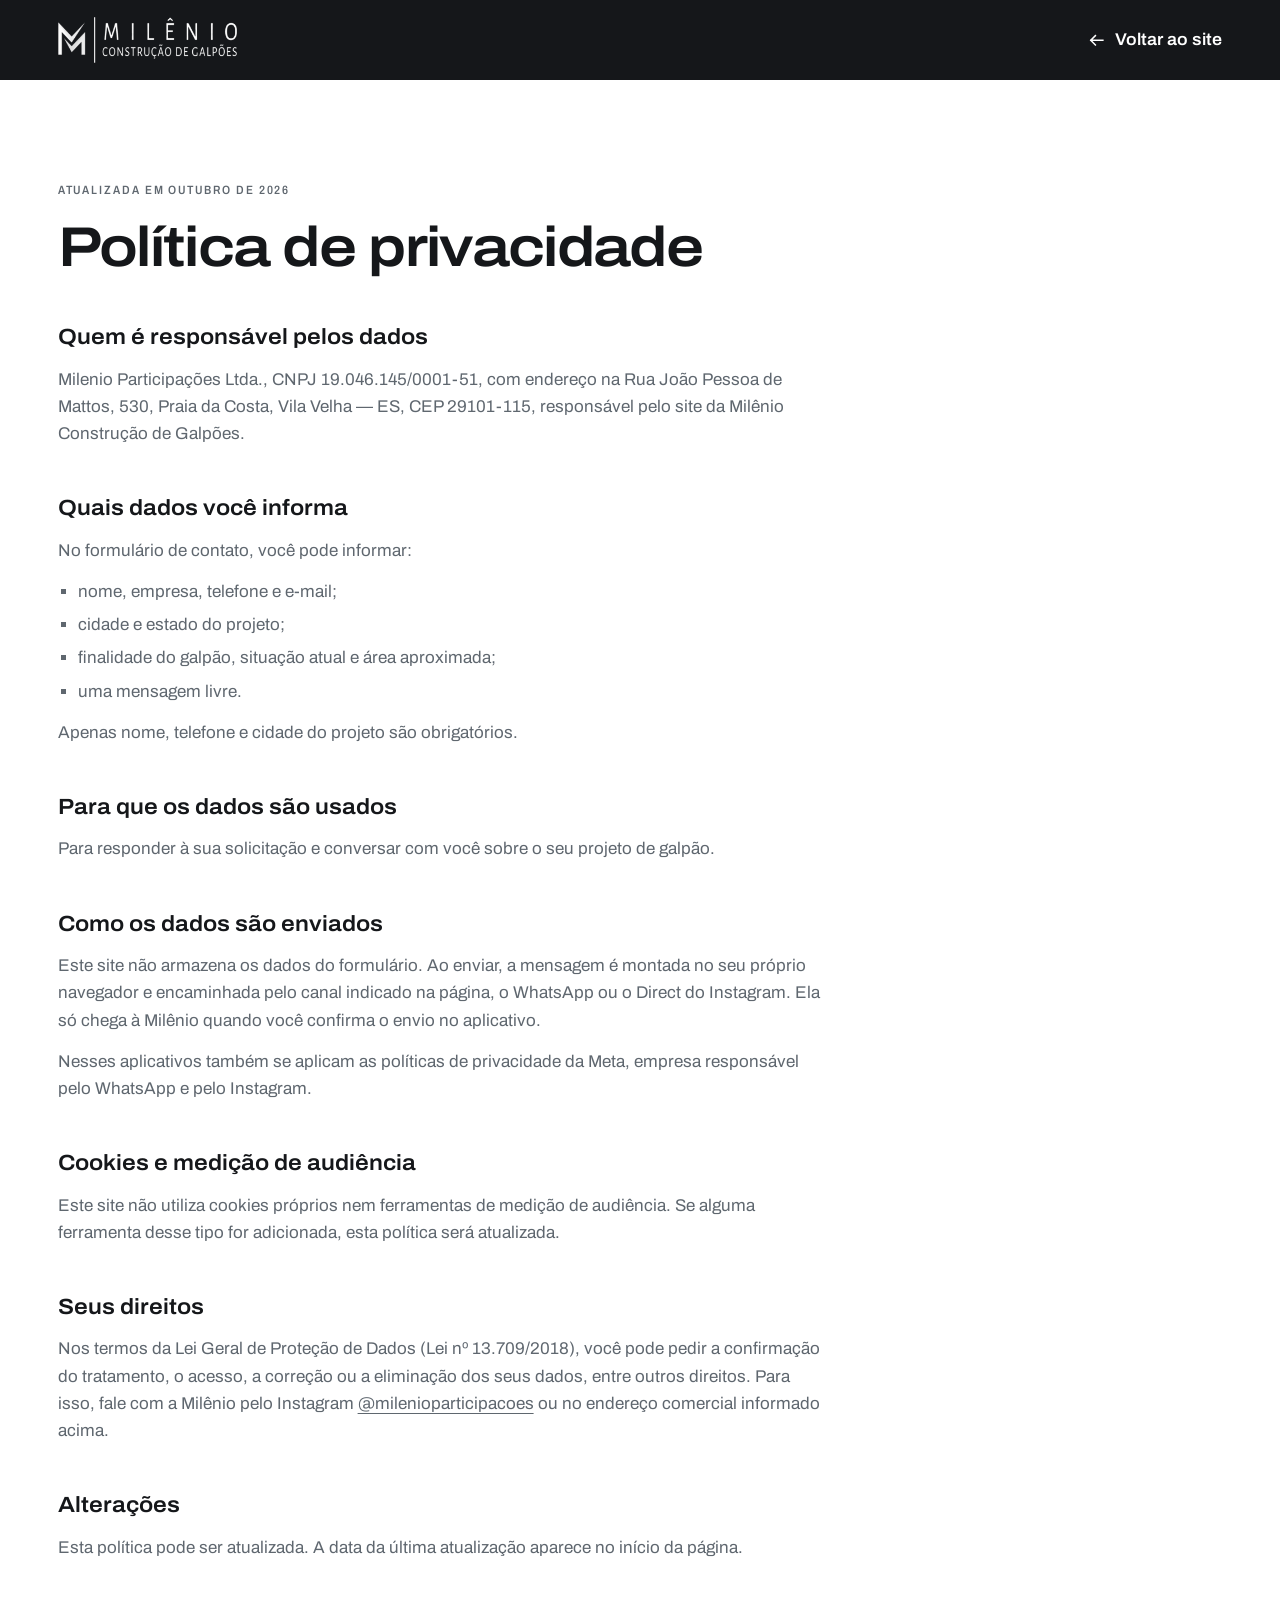
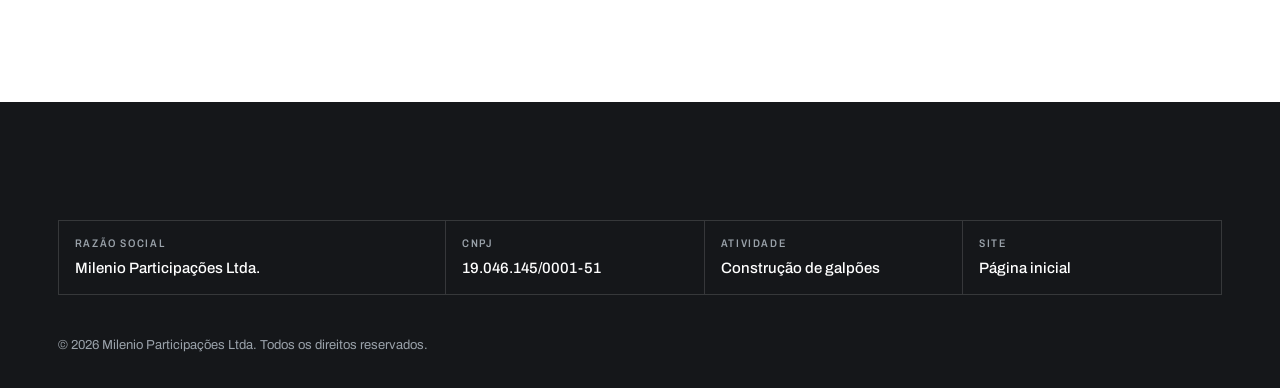
<file: privacidade.html>
<!doctype html>
<html lang="pt-BR">
<head>
  <meta charset="utf-8">
  <meta name="viewport" content="width=device-width, initial-scale=1">
  <title>Política de privacidade | Milênio Construção de Galpões</title>
  <meta name="description" content="Como a Milênio Construção de Galpões trata os dados informados no formulário de contato do site.">
  <meta name="theme-color" content="#15171A">
  <link rel="icon" href="assets/img/favicon-32.png" sizes="32x32" type="image/png">
  <link rel="apple-touch-icon" href="assets/img/apple-touch-icon.png">
  <link rel="preload" href="assets/fonts/archivo-variable.woff2" as="font" type="font/woff2" crossorigin>
  <link rel="stylesheet" href="assets/css/site.css">
</head>
<body>
  <a class="pular" href="#conteudo">Pular para o conteúdo</a>

  <header class="cabecalho rolado">
    <div class="cabecalho__barra">
      <a class="cabecalho__marca" href="index.html">
        <img src="assets/img/logo-milenio-branco.png" width="640" height="164" alt="Milênio Construção de Galpões">
      </a>
      <a class="link-seta" href="index.html">
        <svg class="seta" viewBox="0 0 20 20" aria-hidden="true"><path d="M17 10H4M9 5l-5 5 5 5"/></svg>
        Voltar ao site
      </a>
    </div>
  </header>

  <!-- PENDENTE: revisar este texto com a assessoria jurídica da empresa e
       incluir o contato do encarregado de dados (LGPD), se houver.
       Se o formulário for integrado a um serviço de envio (config.js →
       formulario), atualizar a seção "Como os dados são enviados". -->
  <main id="conteudo">
    <section class="secao documento tema-claro" aria-labelledby="documento-titulo">
      <div class="grade">
        <div class="documento__cabeca">
          <p class="rotulo">Atualizada em outubro de 2026</p>
          <h1 class="titulo-2" id="documento-titulo">Política de privacidade</h1>
        </div>
        <div class="documento__corpo">
          <h2>Quem é responsável pelos dados</h2>
          <p>Milenio Participações Ltda., CNPJ 19.046.145/0001-51, com endereço na Rua João Pessoa de Mattos, 530, Praia da Costa, Vila Velha — ES, CEP 29101-115, responsável pelo site da Milênio Construção de Galpões.</p>

          <h2>Quais dados você informa</h2>
          <p>No formulário de contato, você pode informar:</p>
          <ul>
            <li>nome, empresa, telefone e e-mail;</li>
            <li>cidade e estado do projeto;</li>
            <li>finalidade do galpão, situação atual e área aproximada;</li>
            <li>uma mensagem livre.</li>
          </ul>
          <p>Apenas nome, telefone e cidade do projeto são obrigatórios.</p>

          <h2>Para que os dados são usados</h2>
          <p>Para responder à sua solicitação e conversar com você sobre o seu projeto de galpão.</p>

          <h2>Como os dados são enviados</h2>
          <p>Este site não armazena os dados do formulário. Ao enviar, a mensagem é montada no seu próprio navegador e encaminhada pelo canal indicado na página, o WhatsApp ou o Direct do Instagram. Ela só chega à Milênio quando você confirma o envio no aplicativo.</p>
          <p>Nesses aplicativos também se aplicam as políticas de privacidade da Meta, empresa responsável pelo WhatsApp e pelo Instagram.</p>

          <h2>Cookies e medição de audiência</h2>
          <p>Este site não utiliza cookies próprios nem ferramentas de medição de audiência. Se alguma ferramenta desse tipo for adicionada, esta política será atualizada.</p>

          <h2>Seus direitos</h2>
          <p>Nos termos da Lei Geral de Proteção de Dados (Lei nº 13.709/2018), você pode pedir a confirmação do tratamento, o acesso, a correção ou a eliminação dos seus dados, entre outros direitos. Para isso, fale com a Milênio pelo Instagram <a href="https://www.instagram.com/milenioparticipacoes/" target="_blank" rel="noopener">@milenioparticipacoes</a> ou no endereço comercial informado acima.</p>

          <h2>Alterações</h2>
          <p>Esta política pode ser atualizada. A data da última atualização aparece no início da página.</p>
        </div>
      </div>
    </section>
  </main>

  <footer class="rodape tema-escuro">
    <div class="grade rodape__grade">
      <dl class="carimbo carimbo--linha rodape__carimbo">
        <div class="carimbo__celula carimbo__celula--titulo">
          <dt>Razão social</dt>
          <dd>Milenio Participações Ltda.</dd>
        </div>
        <div class="carimbo__celula">
          <dt>CNPJ</dt>
          <dd>19.046.145/0001-51</dd>
        </div>
        <div class="carimbo__celula">
          <dt>Atividade</dt>
          <dd>Construção de galpões</dd>
        </div>
        <div class="carimbo__celula">
          <dt>Site</dt>
          <dd><a href="index.html">Página inicial</a></dd>
        </div>
      </dl>
      <p class="rodape__direitos">© 2026 Milenio Participações Ltda. Todos os direitos reservados.</p>
    </div>
  </footer>
</body>
</html>
</file>
<file: assets/css/site.css>
/* Milênio Construção de Galpões — folha de estilo principal
   Sistema: grafite, aço e névoa (cores da marca e do fechamento metálico),
   vermelho de demarcação apenas para foco, erro e estados de ação.
   Tipografia: Archivo variável em três larguras — expandida nos títulos,
   normal no texto e condensada em caixa alta nos rótulos, como no logotipo. */

@font-face {
  font-family: "Archivo";
  src: url("../fonts/archivo-variable.woff2") format("woff2-variations"),
       url("../fonts/archivo-variable.woff2") format("woff2");
  font-weight: 100 900;
  font-stretch: 62% 125%;
  font-style: normal;
  font-display: swap;
}

:root {
  --grafite: #15171A;
  --chumbo: #24282D;
  --aco: #5F676F;
  --aco-claro: #9AA2AA;
  --telha: #D3D7DA;
  --nevoa: #EDEFF0;
  --branco: #FFFFFF;
  --demarcacao: #B8333B;
  --demarcacao-clara: #E3656B;

  --fonte: "Archivo", "Helvetica Neue", Arial, sans-serif;
  --largura-max: 1360px;
  --margem: clamp(20px, 4.5vw, 64px);
  --coluna-gap: clamp(16px, 2.2vw, 32px);
  --secao-y: clamp(88px, 11vw, 168px);
  --altura-cabecalho: 64px;
  --raio: 2px;
  --curva: cubic-bezier(.2, .7, .2, 1);

  --fundo: var(--branco);
  --texto: var(--grafite);
  --texto-2: var(--aco);
  --linha: var(--telha);
  --linha-forte: #AEB5BB;
  --foco: var(--demarcacao);

  interpolate-size: allow-keywords;
}

@media (min-width: 960px) {
  :root { --altura-cabecalho: 80px; }
}

/* ---------- Base ---------- */

*,
*::before,
*::after { box-sizing: border-box; }

html {
  -webkit-text-size-adjust: 100%;
  text-size-adjust: 100%;
}

@media (prefers-reduced-motion: no-preference) {
  html { scroll-behavior: smooth; }
}

html:has(.visor[open]),
html.menu-aberto { overflow: hidden; }

body {
  margin: 0;
  font-family: var(--fonte);
  font-size: 1.0625rem;
  font-stretch: 100%;
  font-weight: 400;
  line-height: 1.6;
  color: var(--texto);
  background: var(--fundo);
  -webkit-font-smoothing: antialiased;
  -moz-osx-font-smoothing: grayscale;
  text-rendering: optimizeLegibility;
}

h1, h2, h3, p, ul, ol, dl, dd, figure, blockquote { margin: 0; }
ul, ol { padding: 0; list-style: none; }
img, picture, svg { display: block; max-width: 100%; }
img { height: auto; }
button, input, select, textarea { font: inherit; color: inherit; }
button { cursor: pointer; }
address { font-style: normal; }

a { color: inherit; text-decoration-thickness: 1px; text-underline-offset: .22em; }
a:hover { text-decoration-color: var(--foco); }

:focus-visible {
  outline: 2px solid var(--foco);
  outline-offset: 3px;
}

::selection { background: var(--grafite); color: var(--branco); }

.pular {
  position: absolute;
  left: 16px;
  top: -100px;
  z-index: 100;
  padding: 12px 18px;
  background: var(--branco);
  color: var(--grafite);
  font-weight: 600;
}
.pular:focus { top: 12px; }

/* ---------- Temas de seção ---------- */

.tema-claro,
.tema-nevoa,
.tema-escuro {
  background: var(--fundo);
  color: var(--texto);
}

.tema-claro {
  --fundo: var(--branco);
  --texto: var(--grafite);
  --texto-2: var(--aco);
  --linha: var(--telha);
  --linha-forte: #AEB5BB;
  --foco: var(--demarcacao);
}

.tema-nevoa {
  --fundo: var(--nevoa);
  --texto: var(--grafite);
  --texto-2: var(--aco);
  --linha: #CBD0D4;
  --linha-forte: #A9B0B6;
  --foco: var(--demarcacao);
}

.tema-escuro {
  --fundo: var(--grafite);
  --texto: var(--branco);
  --texto-2: var(--aco-claro);
  --linha: rgba(255, 255, 255, .14);
  --linha-forte: rgba(255, 255, 255, .34);
  --foco: var(--demarcacao-clara);
}

/* ---------- Grade ---------- */

.grade {
  display: grid;
  grid-template-columns: repeat(12, minmax(0, 1fr));
  column-gap: var(--coluna-gap);
  width: 100%;
  max-width: calc(var(--largura-max) + 2 * var(--margem));
  margin-inline: auto;
  padding-inline: var(--margem);
}

.grade > * { grid-column: 1 / -1; }

.secao { padding-block: var(--secao-y); }

/* ---------- Tipografia ---------- */

.rotulo {
  font-size: .75rem;
  font-stretch: 84%;
  font-weight: 560;
  line-height: 1.4;
  letter-spacing: .16em;
  text-transform: uppercase;
  color: var(--texto-2);
}

.titulo-1 {
  font-size: clamp(2.375rem, 10vw, 3.5rem);
  font-stretch: 116%;
  font-weight: 640;
  line-height: .98;
  letter-spacing: -.035em;
}

.titulo-2 {
  font-size: clamp(2.05rem, 1.1rem + 3vw, 4.1rem);
  font-stretch: 116%;
  font-weight: 620;
  line-height: 1.02;
  letter-spacing: -.03em;
  text-wrap: balance;
}

.rotulo + .titulo-2 { margin-top: 20px; }

.titulo-3 {
  font-size: clamp(1.1875rem, 1.05rem + .4vw, 1.375rem);
  font-stretch: 108%;
  font-weight: 620;
  line-height: 1.2;
  letter-spacing: -.012em;
}

.lead {
  font-size: clamp(1.125rem, 1rem + .45vw, 1.3125rem);
  line-height: 1.5;
}

.texto-corrido { color: var(--texto-2); max-width: 36em; }
.texto-corrido p + p { margin-top: 1.1em; }

.nota {
  font-size: .875rem;
  line-height: 1.55;
  color: var(--texto-2);
  max-width: 40em;
}

.legenda {
  margin-top: 12px;
  font-size: .75rem;
  font-stretch: 84%;
  font-weight: 500;
  letter-spacing: .1em;
  text-transform: uppercase;
  color: var(--texto-2);
}

/* ---------- Ações ---------- */

.acoes {
  display: flex;
  flex-wrap: wrap;
  align-items: center;
  gap: 16px 28px;
}

.botao {
  position: relative;
  display: inline-flex;
  align-items: center;
  justify-content: center;
  gap: .6em;
  min-height: 54px;
  padding: 0 26px;
  border: 1px solid transparent;
  border-radius: var(--raio);
  font-size: 1rem;
  font-stretch: 104%;
  font-weight: 600;
  line-height: 1.2;
  text-align: center;
  text-decoration: none;
  overflow: hidden;
  transition: background-color .25s, color .25s, border-color .25s;
}

/* Faixa de demarcação que corre na base do botão no hover. */
.botao::after {
  content: "";
  position: absolute;
  left: 0;
  right: 0;
  bottom: 0;
  height: 3px;
  background: var(--demarcacao);
  transform: scaleX(0);
  transform-origin: left;
  transition: transform .35s var(--curva);
}
.botao:hover::after { transform: scaleX(1); }

.botao--primario { background: var(--texto); color: var(--fundo); }
.botao--primario:hover { background: color-mix(in srgb, var(--texto) 88%, var(--fundo)); }

.botao--contorno { border-color: var(--linha-forte); color: var(--texto); }
.botao--contorno:hover { border-color: var(--texto); }

.botao[disabled] { opacity: .6; cursor: progress; }

.link-seta {
  display: inline-flex;
  align-items: center;
  gap: .55em;
  min-height: 44px;
  font-weight: 600;
  font-stretch: 104%;
  text-decoration: none;
}

.link-seta--pequeno { min-height: 0; margin-top: 10px; font-size: .9375rem; }

.seta {
  width: 1.1em;
  height: 1.1em;
  fill: none;
  stroke: currentColor;
  stroke-width: 1.6;
  stroke-linecap: square;
  transition: transform .3s var(--curva);
}
.link-seta:hover .seta { transform: translateX(4px); }
.link-seta:hover .seta--baixo,
.hero__explorar:hover .seta--baixo { transform: translateY(3px); }

/* ---------- Moldura de fotografia ---------- */

.moldura {
  display: block;
  overflow: hidden;
  background: var(--chumbo);
}
.moldura img { width: 100%; }

/* ---------- Carimbo (bloco de identificação, como em prancha técnica) ---------- */

.carimbo {
  display: grid;
  grid-template-columns: repeat(2, minmax(0, 1fr));
  border-top: 1px solid var(--linha);
}

.carimbo__celula {
  padding: 14px 16px 16px;
  border-bottom: 1px solid var(--linha);
}
.carimbo__celula:nth-child(odd) { border-right: 1px solid var(--linha); }
.carimbo__celula:nth-last-child(-n + 2) { border-bottom: 0; }

.carimbo dt {
  font-size: .6875rem;
  font-stretch: 84%;
  font-weight: 560;
  letter-spacing: .15em;
  text-transform: uppercase;
  color: var(--texto-2);
}

.carimbo dd {
  margin-top: 6px;
  font-size: .9375rem;
  font-weight: 500;
  line-height: 1.3;
}

@media (min-width: 960px) {
  .carimbo--linha { grid-template-columns: 1.5fr 1fr 1fr 1fr; }
  .carimbo--linha .carimbo__celula { border-bottom: 0; border-right: 1px solid var(--linha); }
  .carimbo--linha .carimbo__celula:last-child { border-right: 0; }
}

/* ---------- Cabeçalho ---------- */

.cabecalho {
  position: fixed;
  inset: 0 0 auto;
  z-index: 50;
  color: var(--branco);
  --foco: var(--demarcacao-clara);
  --linha: rgba(255, 255, 255, .14);
  --linha-forte: rgba(255, 255, 255, .34);
  --texto: var(--branco);
  --fundo: var(--grafite);
  transition: background-color .35s, box-shadow .35s;
}

.cabecalho.rolado,
.menu-aberto .cabecalho {
  background: var(--grafite);
  box-shadow: 0 1px 0 rgba(255, 255, 255, .08);
}

.cabecalho__barra {
  display: flex;
  align-items: center;
  justify-content: space-between;
  gap: 24px;
  height: var(--altura-cabecalho);
  max-width: calc(var(--largura-max) + 2 * var(--margem));
  margin-inline: auto;
  padding-inline: var(--margem);
}

.cabecalho__marca { flex: none; }
.cabecalho__marca img { width: auto; height: 34px; }

.cabecalho__menu {
  display: inline-flex;
  align-items: center;
  gap: 12px;
  min-height: 44px;
  padding: 0 4px;
  border: 0;
  background: none;
  font-size: .8125rem;
  font-stretch: 84%;
  font-weight: 600;
  letter-spacing: .14em;
  text-transform: uppercase;
}

.cabecalho__menu-icone {
  position: relative;
  width: 22px;
  height: 10px;
  border-top: 1.5px solid currentColor;
  border-bottom: 1.5px solid currentColor;
  transition: border-color .2s;
}
.cabecalho__menu-icone::before,
.cabecalho__menu-icone::after {
  content: "";
  position: absolute;
  left: 0;
  right: 0;
  top: 50%;
  height: 1.5px;
  margin-top: -1px;
  background: currentColor;
  transform: scaleX(0);
  transition: transform .25s var(--curva);
}
[aria-expanded="true"] .cabecalho__menu-icone { border-color: transparent; }
[aria-expanded="true"] .cabecalho__menu-icone::before { transform: rotate(45deg); }
[aria-expanded="true"] .cabecalho__menu-icone::after { transform: rotate(-45deg); }

.navegacao__lista a {
  text-decoration: none;
}

@media (max-width: 959px) {
  .navegacao {
    position: fixed;
    inset: var(--altura-cabecalho) 0 0;
    display: flex;
    flex-direction: column;
    justify-content: space-between;
    gap: 40px;
    padding: 24px var(--margem) 40px;
    overflow-y: auto;
    background: var(--grafite);
    visibility: hidden;
    opacity: 0;
    transform: translateY(-8px);
    transition: opacity .25s, transform .25s var(--curva), visibility 0s .25s;
  }

  .navegacao.aberta {
    visibility: visible;
    opacity: 1;
    transform: none;
    transition: opacity .25s, transform .25s var(--curva);
  }

  .navegacao__lista a {
    display: block;
    padding: 16px 0;
    border-bottom: 1px solid var(--linha);
    font-size: 1.875rem;
    font-stretch: 116%;
    font-weight: 600;
    letter-spacing: -.02em;
  }

  .navegacao__cta { width: 100%; background: var(--branco); color: var(--grafite); border-color: var(--branco); }
}

@media (min-width: 960px) {
  .cabecalho__marca img { height: 46px; }
  .cabecalho__menu { display: none; }

  .navegacao {
    display: flex;
    align-items: center;
    gap: clamp(24px, 3vw, 48px);
  }

  .navegacao__lista {
    display: flex;
    gap: clamp(20px, 2.4vw, 36px);
  }

  .navegacao__lista a {
    position: relative;
    display: block;
    padding-block: 10px;
    font-size: .9375rem;
    font-weight: 500;
    color: rgba(255, 255, 255, .78);
    transition: color .2s;
  }

  .navegacao__lista a:hover,
  .navegacao__lista a[aria-current="true"] { color: var(--branco); }

  .navegacao__lista a::after {
    content: "";
    position: absolute;
    left: 0;
    right: 0;
    bottom: 2px;
    height: 2px;
    background: var(--demarcacao-clara);
    transform: scaleX(0);
    transform-origin: left;
    transition: transform .3s var(--curva);
  }
  .navegacao__lista a[aria-current="true"]::after { transform: scaleX(1); }

  .navegacao__cta { min-height: 46px; padding: 0 20px; font-size: .9375rem; }
}

/* ---------- Hero ---------- */

.hero {
  padding-top: calc(var(--altura-cabecalho) + clamp(40px, 7vw, 112px));
  padding-bottom: clamp(64px, 8vw, 128px);
  overflow: clip;
}

.hero__grade { row-gap: 56px; }

.hero__texto { display: flex; flex-direction: column; }

.hero__titulo { margin-top: 24px; }
.hero__linha { display: block; }

.hero__lead {
  margin-top: 28px;
  max-width: 31em;
  color: var(--texto-2);
}

.hero__acoes { margin-top: 36px; }

.hero__explorar {
  display: none;
  align-items: center;
  gap: 10px;
  margin-top: auto;
  padding-top: 48px;
  text-decoration: none;
}

.prancha {
  border: 1px solid var(--linha);
}

.prancha__vista {
  aspect-ratio: 4 / 3;
  overflow: hidden;
  background: var(--chumbo);
}

.prancha__vista img {
  width: 100%;
  height: 100%;
  object-fit: cover;
}

@media (min-width: 960px) {
  .hero__grade { align-items: stretch; }
  .hero__texto { grid-column: 1 / span 7; padding-top: 8px; }
  .hero__titulo { font-size: min(4.75vw, 4.5rem); }
  .hero__prancha { grid-column: 8 / -1; align-self: start; }
  .hero__explorar { display: inline-flex; }
}

@media (prefers-reduced-motion: no-preference) {
  .hero__sobre,
  .hero__linha,
  .hero__lead,
  .hero__acoes {
    animation: subir .9s var(--curva) both;
  }
  .hero__linha:nth-child(1) { animation-delay: .05s; }
  .hero__linha:nth-child(2) { animation-delay: .12s; }
  .hero__linha:nth-child(3) { animation-delay: .19s; }
  .hero__lead { animation-delay: .3s; }
  .hero__acoes { animation-delay: .38s; }

  .hero__prancha .prancha__vista img {
    animation: descobrir 1.2s .15s var(--curva) both;
  }
  .hero__prancha .carimbo__celula {
    animation: aparecer .7s var(--curva) both;
  }
  .hero__prancha .carimbo__celula:nth-child(1) { animation-delay: .7s; }
  .hero__prancha .carimbo__celula:nth-child(2) { animation-delay: .78s; }
  .hero__prancha .carimbo__celula:nth-child(3) { animation-delay: .86s; }
  .hero__prancha .carimbo__celula:nth-child(4) { animation-delay: .94s; }
}

@keyframes subir {
  from { opacity: 0; transform: translateY(22px); }
  to { opacity: 1; transform: none; }
}

@keyframes descobrir {
  from { clip-path: inset(0 100% 0 0); transform: scale(1.06); }
  to { clip-path: inset(0 0 0 0); transform: none; }
}

@keyframes aparecer {
  from { opacity: 0; }
  to { opacity: 1; }
}

/* ---------- A empresa ---------- */

.empresa__grade { row-gap: 40px; }

@media (min-width: 960px) {
  .empresa__cabeca { grid-column: 1 / span 8; }
  .empresa__texto { grid-column: 9 / -1; grid-row: 2; margin-top: 56px; }
  .empresa__figura { grid-column: 1 / span 7; grid-row: 2; margin-top: 56px; }
}

/* ---------- Soluções ---------- */

.solucoes__grade { row-gap: 32px; }

.usos__item {
  padding: 26px 0 28px;
  border-top: 1px solid var(--linha-forte);
}

.usos__item p {
  margin-top: 8px;
  color: var(--texto-2);
  max-width: 34em;
}

.usos__item--outro { padding-bottom: 0; }
.usos__item--outro p { margin-top: 0; }

@media (min-width: 960px) {
  .solucoes__cabeca { grid-column: 1 / span 8; }
  .solucoes__intro { grid-column: 9 / -1; align-self: end; }
  .solucoes__figura {
    grid-column: 1 / span 6;
    margin-top: 56px;
    align-self: start;
    position: sticky;
    top: calc(var(--altura-cabecalho) + 32px);
  }
  .usos { grid-column: 8 / -1; margin-top: 56px; }
}

/* ---------- Projetos ---------- */

.projetos__grade { row-gap: 28px; }

.galeria {
  display: grid;
  grid-template-columns: repeat(12, minmax(0, 1fr));
  gap: 40px var(--coluna-gap);
  margin-top: 28px;
}

.galeria__item { grid-column: 1 / -1; min-width: 0; }

.galeria__botao {
  position: relative;
  display: block;
  width: 100%;
  padding: 0;
  border: 0;
  background: var(--chumbo);
  overflow: hidden;
  cursor: zoom-in;
}

.galeria__botao img {
  width: 100%;
  height: 100%;
  object-fit: cover;
  transition: transform .8s var(--curva), opacity .3s;
}

.galeria__botao:hover img { transform: scale(1.03); }

/* Indicação de ampliar no canto, visível no hover e no foco. */
.galeria__botao::after {
  content: "";
  position: absolute;
  right: 12px;
  bottom: 12px;
  width: 40px;
  height: 40px;
  background:
    linear-gradient(var(--branco), var(--branco)) center / 14px 1.5px no-repeat,
    linear-gradient(var(--branco), var(--branco)) center / 1.5px 14px no-repeat,
    rgba(21, 23, 26, .72);
  opacity: 0;
  transform: translateY(4px);
  transition: opacity .25s, transform .25s var(--curva);
}
.galeria__botao:hover::after,
.galeria__botao:focus-visible::after { opacity: 1; transform: none; }

.galeria__nota {
  grid-column: 1 / -1;
  color: var(--texto-2);
  max-width: 24em;
}

@media (min-width: 720px) {
  .galeria__item--b { grid-column: 1 / span 6; }
  .galeria__item--c { grid-column: 7 / -1; }
}

@media (min-width: 960px) {
  .projetos__cabeca { grid-column: 1 / span 7; }
  .projetos__intro { grid-column: 9 / -1; align-self: end; }
  .galeria { margin-top: 48px; row-gap: 32px; }

  .galeria__item--a {
    grid-column: 1 / span 7;
    grid-row: 1 / span 2;
    display: flex;
    flex-direction: column;
  }
  .galeria__item--a .galeria__botao { flex: 1; min-height: 0; }
  .galeria__item--a picture {
    position: absolute;
    inset: 0;
  }
  .galeria__item--b { grid-column: 8 / -1; grid-row: 1; }
  .galeria__item--c { grid-column: 8 / -1; grid-row: 2; }
  .galeria__item--d { grid-column: 6 / -1; grid-row: 3; margin-top: 24px; }
  .galeria__nota {
    grid-column: 1 / span 4;
    grid-row: 3;
    align-self: end;
    padding-bottom: 36px;
  }
}

/* ---------- Preço de custo ---------- */

.custo__grade { row-gap: 48px; }

.custo__texto .lead { max-width: 30em; }
.custo__texto .acoes { margin-top: 36px; }
.custo__texto .nota { margin-top: 24px; }

.pauta__titulo { color: var(--texto); }

.pauta__lista { margin-top: 18px; }

.pauta__lista li {
  display: flex;
  align-items: baseline;
  gap: 16px;
  padding: 16px 0;
  border-top: 1px solid var(--linha);
  font-size: 1.125rem;
  font-weight: 500;
  line-height: 1.4;
}
.pauta__lista li:last-child { border-bottom: 1px solid var(--linha); }

/* Quadro de verificação: itens que o cliente confere antes de contratar. */
.pauta__lista li::before {
  content: "";
  flex: none;
  width: 11px;
  height: 11px;
  border: 1.5px solid var(--texto);
  transform: translateY(-1px);
}

@media (min-width: 960px) {
  .custo__cabeca { grid-column: 1 / span 10; }
  .custo__titulo { max-width: 13em; }
  .custo__texto { grid-column: 1 / span 6; margin-top: 24px; }
  .pauta { grid-column: 8 / -1; margin-top: 24px; }
}

/* ---------- Processo ---------- */

.processo__grade { row-gap: 32px; }

.etapas {
  position: relative;
  display: grid;
  gap: 0;
  margin-top: 24px;
}

.etapa {
  position: relative;
  padding: 0 0 40px 40px;
}

/* Linha vertical da sequência (mobile) e marcos quadrados. */
.etapa::before {
  content: "";
  position: absolute;
  left: 5px;
  top: 14px;
  bottom: 0;
  width: 1px;
  background: var(--linha-forte);
}
.etapa:last-child::before { display: none; }

.etapa::after {
  content: "";
  position: absolute;
  left: 0;
  top: 9px;
  width: 11px;
  height: 11px;
  background: var(--grafite);
}

.etapa__numero {
  display: block;
  font-size: 2.75rem;
  font-stretch: 125%;
  font-weight: 250;
  line-height: 1;
  letter-spacing: -.04em;
  color: var(--aco);
}

.etapa .titulo-3 { margin-top: 16px; max-width: 14em; }
.etapa p { margin-top: 10px; color: var(--texto-2); max-width: 24em; }

@media (min-width: 960px) {
  .processo__cabeca { grid-column: 1 / span 7; }
  .processo__intro { grid-column: 9 / -1; align-self: end; }

  .etapas {
    grid-template-columns: repeat(4, minmax(0, 1fr));
    column-gap: var(--coluna-gap);
    margin-top: 64px;
  }

  .etapa { padding: 76px 0 0; }

  .etapa::before {
    left: 0;
    right: calc(-1 * var(--coluna-gap));
    top: 5px;
    bottom: auto;
    width: auto;
    height: 1px;
  }
  .etapa:last-child::before { display: block; right: 0; }
  .etapa::after { top: 0; }
  .etapa__numero { font-size: 3.5rem; position: absolute; top: 36px; left: 0; }
  .etapa .titulo-3 { margin-top: 48px; }
}

/* ---------- Por que a Milênio ---------- */

.motivos__grade { row-gap: 40px; }

.motivo {
  display: grid;
  gap: 10px;
  padding: 28px 0 32px;
  border-top: 1px solid var(--linha-forte);
}
.motivo:last-child { padding-bottom: 0; }
.motivo p { color: var(--texto-2); max-width: 32em; }

@media (min-width: 960px) {
  .motivos__cabeca {
    grid-column: 1 / span 5;
    align-self: start;
    position: sticky;
    top: calc(var(--altura-cabecalho) + 40px);
  }
  .motivos__lista { grid-column: 7 / -1; }
  .motivo { grid-template-columns: minmax(0, 5fr) minmax(0, 7fr); gap: var(--coluna-gap); }
}

/* ---------- Chamada comercial ---------- */

.chamada__grade { row-gap: 40px; align-items: center; }

.chamada__foto {
  aspect-ratio: 16 / 9;
  overflow: hidden;
  background: var(--chumbo);
}
.chamada__foto img { width: 100%; height: 100%; object-fit: cover; }

.chamada__texto .lead { margin-top: 24px; color: var(--texto-2); max-width: 28em; }
.chamada__texto .acoes { margin-top: 36px; }
.chamada__texto .nota { margin-top: 18px; }

@media (min-width: 960px) {
  .chamada__foto { grid-column: 1 / span 6; }
  .chamada__texto { grid-column: 8 / -1; }
}

/* ---------- Contato e formulário ---------- */

.contato__grade { row-gap: 56px; }

.contato__lateral .texto-corrido { margin-top: 20px; }
.contato__canal { padding-left: 16px; border-left: 2px solid var(--grafite); }

.contato__dados {
  display: grid;
  gap: 24px;
  margin-top: 40px;
  padding-top: 32px;
  border-top: 1px solid var(--linha);
}
.contato__dados dd { margin-top: 6px; }

.formulario {
  display: grid;
  grid-template-columns: minmax(0, 1fr);
  gap: 22px 20px;
  align-content: start;
}

.campo { display: grid; gap: 8px; min-width: 0; }

.campo > label,
.opcoes > legend {
  font-size: .9375rem;
  font-weight: 560;
}

.obrigatorio {
  margin-left: 6px;
  font-size: .6875rem;
  font-stretch: 84%;
  font-weight: 560;
  letter-spacing: .12em;
  text-transform: uppercase;
  color: var(--texto-2);
}

.formulario input[type="text"],
.formulario input[type="tel"],
.formulario input[type="email"],
.formulario select,
.formulario textarea {
  width: 100%;
  min-height: 52px;
  padding: 12px 14px;
  border: 1px solid var(--linha-forte);
  border-radius: var(--raio);
  background: var(--branco);
  font-size: 1rem;
  line-height: 1.4;
  transition: border-color .2s, box-shadow .2s;
}

.formulario textarea { resize: vertical; min-height: 120px; }

.formulario input:hover,
.formulario select:hover,
.formulario textarea:hover { border-color: var(--aco); }

.formulario input:focus,
.formulario select:focus,
.formulario textarea:focus {
  border-color: var(--grafite);
  box-shadow: 0 0 0 1px var(--grafite);
  outline: none;
}

.formulario input:focus-visible,
.formulario select:focus-visible,
.formulario textarea:focus-visible {
  outline: 2px solid var(--foco);
  outline-offset: 2px;
}

.formulario ::placeholder { color: #8B939A; }

.formulario [aria-invalid="true"] { border-color: var(--demarcacao); }

.campo__erro {
  font-size: .875rem;
  font-weight: 500;
  color: var(--demarcacao);
}
.campo__erro:empty { display: none; }

.selecao { position: relative; }
.selecao select { appearance: none; padding-right: 44px; cursor: pointer; }
.selecao::after {
  content: "";
  position: absolute;
  right: 18px;
  top: 50%;
  width: 8px;
  height: 8px;
  margin-top: -6px;
  border-right: 1.5px solid currentColor;
  border-bottom: 1.5px solid currentColor;
  transform: rotate(45deg);
  pointer-events: none;
}

.opcoes {
  display: flex;
  flex-wrap: wrap;
  gap: 10px;
  margin: 0;
  padding: 0;
  border: 0;
}
.opcoes > legend { padding: 0; margin-bottom: 8px; float: left; width: 100%; }

.opcao {
  flex: 1 1 170px;
  display: inline-flex;
  align-items: center;
  gap: 10px;
  min-height: 48px;
  padding: 10px 16px;
  border: 1px solid var(--linha-forte);
  border-radius: var(--raio);
  background: var(--branco);
  font-size: .9375rem;
  cursor: pointer;
  transition: border-color .2s, background-color .2s;
}
.opcao:hover { border-color: var(--aco); }
.opcao:has(input:checked) { border-color: var(--grafite); background: var(--nevoa); }

.opcao input {
  appearance: none;
  flex: none;
  width: 18px;
  height: 18px;
  margin: 0;
  border: 1.5px solid var(--aco);
  border-radius: 50%;
  background: var(--branco);
  display: grid;
  place-content: center;
  cursor: pointer;
}
.opcao input::before {
  content: "";
  width: 8px;
  height: 8px;
  border-radius: 50%;
  background: var(--grafite);
  transform: scale(0);
  transition: transform .15s;
}
.opcao input:checked { border-color: var(--grafite); }
.opcao input:checked::before { transform: scale(1); }

.area .opcao { flex: 0 1 auto; }

.opcao--caixa input,
.opcao--caixa input::before { border-radius: 1px; }

.area__linha { display: flex; flex-wrap: wrap; gap: 10px; }
.area__entrada { position: relative; flex: 1 1 180px; }
.area__entrada input { padding-right: 52px; }
.area__entrada input:disabled { background: var(--nevoa); color: var(--aco); cursor: not-allowed; }
.area__unidade {
  position: absolute;
  right: 16px;
  top: 50%;
  transform: translateY(-50%);
  color: var(--texto-2);
  pointer-events: none;
}

.formulario__rodape {
  display: grid;
  gap: 16px;
  justify-items: start;
  margin-top: 8px;
}

.botao--escuro { background: var(--grafite); color: var(--branco); }
.botao--escuro:hover { background: var(--chumbo); }

.retorno {
  padding: 22px 24px;
  border-left: 3px solid var(--grafite);
  background: var(--nevoa);
}
.retorno:focus { outline: none; }
.retorno--erro { border-left-color: var(--demarcacao); }
.retorno__titulo { font-weight: 620; font-stretch: 106%; font-size: 1.0625rem; }
.retorno p + p,
.retorno__titulo + p { margin-top: 6px; color: var(--texto-2); }
.retorno .acoes { margin-top: 16px; gap: 12px 20px; }
.retorno .botao { min-height: 46px; padding: 0 18px; font-size: .9375rem; }
.retorno textarea {
  width: 100%;
  margin-top: 14px;
  min-height: 140px;
  padding: 12px 14px;
  border: 1px solid var(--linha-forte);
  border-radius: var(--raio);
  background: var(--branco);
  font-size: .9375rem;
  line-height: 1.5;
}

@media (min-width: 640px) {
  .formulario { grid-template-columns: repeat(2, minmax(0, 1fr)); }
  .campo--largo { grid-column: 1 / -1; }
}

@media (min-width: 960px) {
  .contato__lateral { grid-column: 1 / span 4; }
  .formulario { grid-column: 6 / -1; }
}

/* ---------- Perguntas frequentes ---------- */

.perguntas__grade { row-gap: 40px; }

.acordeao { border-bottom: 1px solid var(--linha-forte); }

.acordeao__item { border-top: 1px solid var(--linha-forte); }

.acordeao__item summary {
  position: relative;
  display: block;
  padding: 24px 56px 24px 0;
  font-size: clamp(1.0625rem, 1rem + .3vw, 1.25rem);
  font-stretch: 104%;
  font-weight: 580;
  line-height: 1.35;
  list-style: none;
  cursor: pointer;
}
.acordeao__item summary::-webkit-details-marker { display: none; }

/* Sinal de mais que vira menos ao abrir. */
.acordeao__item summary::before,
.acordeao__item summary::after {
  content: "";
  position: absolute;
  right: 8px;
  top: 50%;
  width: 16px;
  height: 1.5px;
  background: currentColor;
  transition: transform .3s var(--curva);
}
.acordeao__item summary::after { transform: rotate(90deg); }
.acordeao__item[open] summary::after { transform: rotate(0deg); }

.acordeao__item summary:hover { text-decoration: underline; text-decoration-color: var(--foco); text-decoration-thickness: 1px; text-underline-offset: .25em; }

.acordeao__resposta { padding: 0 56px 28px 0; }
.acordeao__resposta p { color: var(--texto-2); max-width: 40em; }

@media (prefers-reduced-motion: no-preference) {
  .acordeao__item::details-content {
    height: 0;
    overflow: clip;
    transition: height .35s var(--curva), content-visibility .35s allow-discrete;
  }
  .acordeao__item[open]::details-content { height: auto; }
}

@media (min-width: 960px) {
  .perguntas__cabeca { grid-column: 1 / span 4; }
  .acordeao { grid-column: 6 / -1; }
}

/* ---------- Rodapé ---------- */

.rodape__grade {
  row-gap: 40px;
  padding-top: clamp(72px, 8vw, 112px);
  padding-bottom: 32px;
}

.rodape__marca img { width: 220px; height: auto; }

.rodape__nav ul,
.rodape__contato ul { display: grid; gap: 6px; margin-top: 14px; }
.rodape__contato address { margin-top: 14px; color: var(--texto-2); }
.rodape__contato ul { margin-top: 16px; }

.rodape a { text-decoration: none; }
.rodape a:hover { text-decoration: underline; text-decoration-color: var(--foco); }

.rodape__carimbo {
  margin-top: 16px;
  border: 1px solid var(--linha);
}

.rodape__direitos { font-size: .8125rem; color: var(--texto-2); }

@media (min-width: 720px) {
  .rodape__marca { grid-column: 1 / span 12; }
  .rodape__nav { grid-column: 1 / span 5; }
  .rodape__contato { grid-column: 6 / -1; }
}

@media (min-width: 960px) {
  .rodape__marca { grid-column: 1 / span 5; }
  .rodape__nav { grid-column: 7 / span 2; }
  .rodape__contato { grid-column: 9 / -1; }
}

/* ---------- Visor da galeria ---------- */

.visor {
  width: 100vw;
  height: 100dvh;
  max-width: none;
  max-height: none;
  margin: 0;
  padding: 0;
  border: 0;
  background: #0D0E10;
  color: var(--branco);
  --foco: var(--demarcacao-clara);
  --texto-2: var(--aco-claro);
}

.visor[open] {
  display: grid;
  grid-template-rows: auto minmax(0, 1fr);
}

.visor::backdrop { background: rgba(0, 0, 0, .5); }

@media (prefers-reduced-motion: no-preference) {
  .visor[open] { animation: aparecer .3s ease both; }
  .visor__figura img { transition: opacity .25s; }
}

.visor__topo {
  display: flex;
  align-items: center;
  justify-content: space-between;
  padding: 12px var(--margem);
}

.visor__fechar {
  position: relative;
  width: 48px;
  height: 48px;
  margin-right: -12px;
  border: 0;
  background: none;
}
.visor__fechar::before,
.visor__fechar::after {
  content: "";
  position: absolute;
  left: 50%;
  top: 50%;
  width: 22px;
  height: 1.5px;
  margin-left: -11px;
  background: currentColor;
  transform: rotate(45deg);
}
.visor__fechar::after { transform: rotate(-45deg); }

.visor__figura {
  display: flex;
  flex-direction: column;
  align-items: center;
  justify-content: center;
  min-height: 0;
  padding: 0 var(--margem) 32px;
}

.visor__figura img {
  max-width: 100%;
  max-height: calc(100dvh - 170px);
  object-fit: contain;
  background: var(--chumbo);
}
.visor__figura img.carregando { opacity: 0; }

.visor__figura .legenda { text-align: center; }

.visor__navegar {
  position: absolute;
  top: 50%;
  display: grid;
  place-items: center;
  width: 52px;
  height: 52px;
  border: 1px solid rgba(255, 255, 255, .24);
  border-radius: var(--raio);
  background: rgba(21, 23, 26, .7);
  color: var(--branco);
  transform: translateY(-50%);
  transition: border-color .2s, background-color .2s;
}
.visor__navegar:hover { border-color: var(--branco); background: var(--grafite); }
.visor__navegar--anterior { left: max(12px, calc(var(--margem) - 40px)); }
.visor__navegar--proxima { right: max(12px, calc(var(--margem) - 40px)); }

@media (max-width: 719px) {
  .visor__navegar { top: auto; bottom: 20px; transform: none; }
  .visor__figura { padding-bottom: 88px; }
}

/* ---------- Entrada ao rolar ---------- */

@media (prefers-reduced-motion: no-preference) {
  .js [data-revelar] {
    opacity: 0;
    transform: translateY(24px);
    transition: opacity .9s var(--curva), transform .9s var(--curva);
  }
  .js [data-revelar].visivel,
  .js.sem-revelar [data-revelar] {
    opacity: 1;
    transform: none;
  }
}

/* ---------- Página de texto (política de privacidade) ---------- */

.documento {
  padding-top: calc(var(--altura-cabecalho) + clamp(48px, 8vw, 112px));
}

.documento__corpo { max-width: 46em; }
.documento__corpo h2 {
  margin-top: 48px;
  font-size: 1.375rem;
  font-stretch: 108%;
  font-weight: 620;
  line-height: 1.25;
}
.documento__corpo p,
.documento__corpo ul { margin-top: 14px; color: var(--texto-2); }
.documento__corpo ul { padding-left: 1.2em; list-style: square; }
.documento__corpo li + li { margin-top: 6px; }

@media (min-width: 960px) {
  .documento__cabeca { grid-column: 1 / span 9; }
  .documento__corpo { grid-column: 1 / span 8; }
}
</file>
